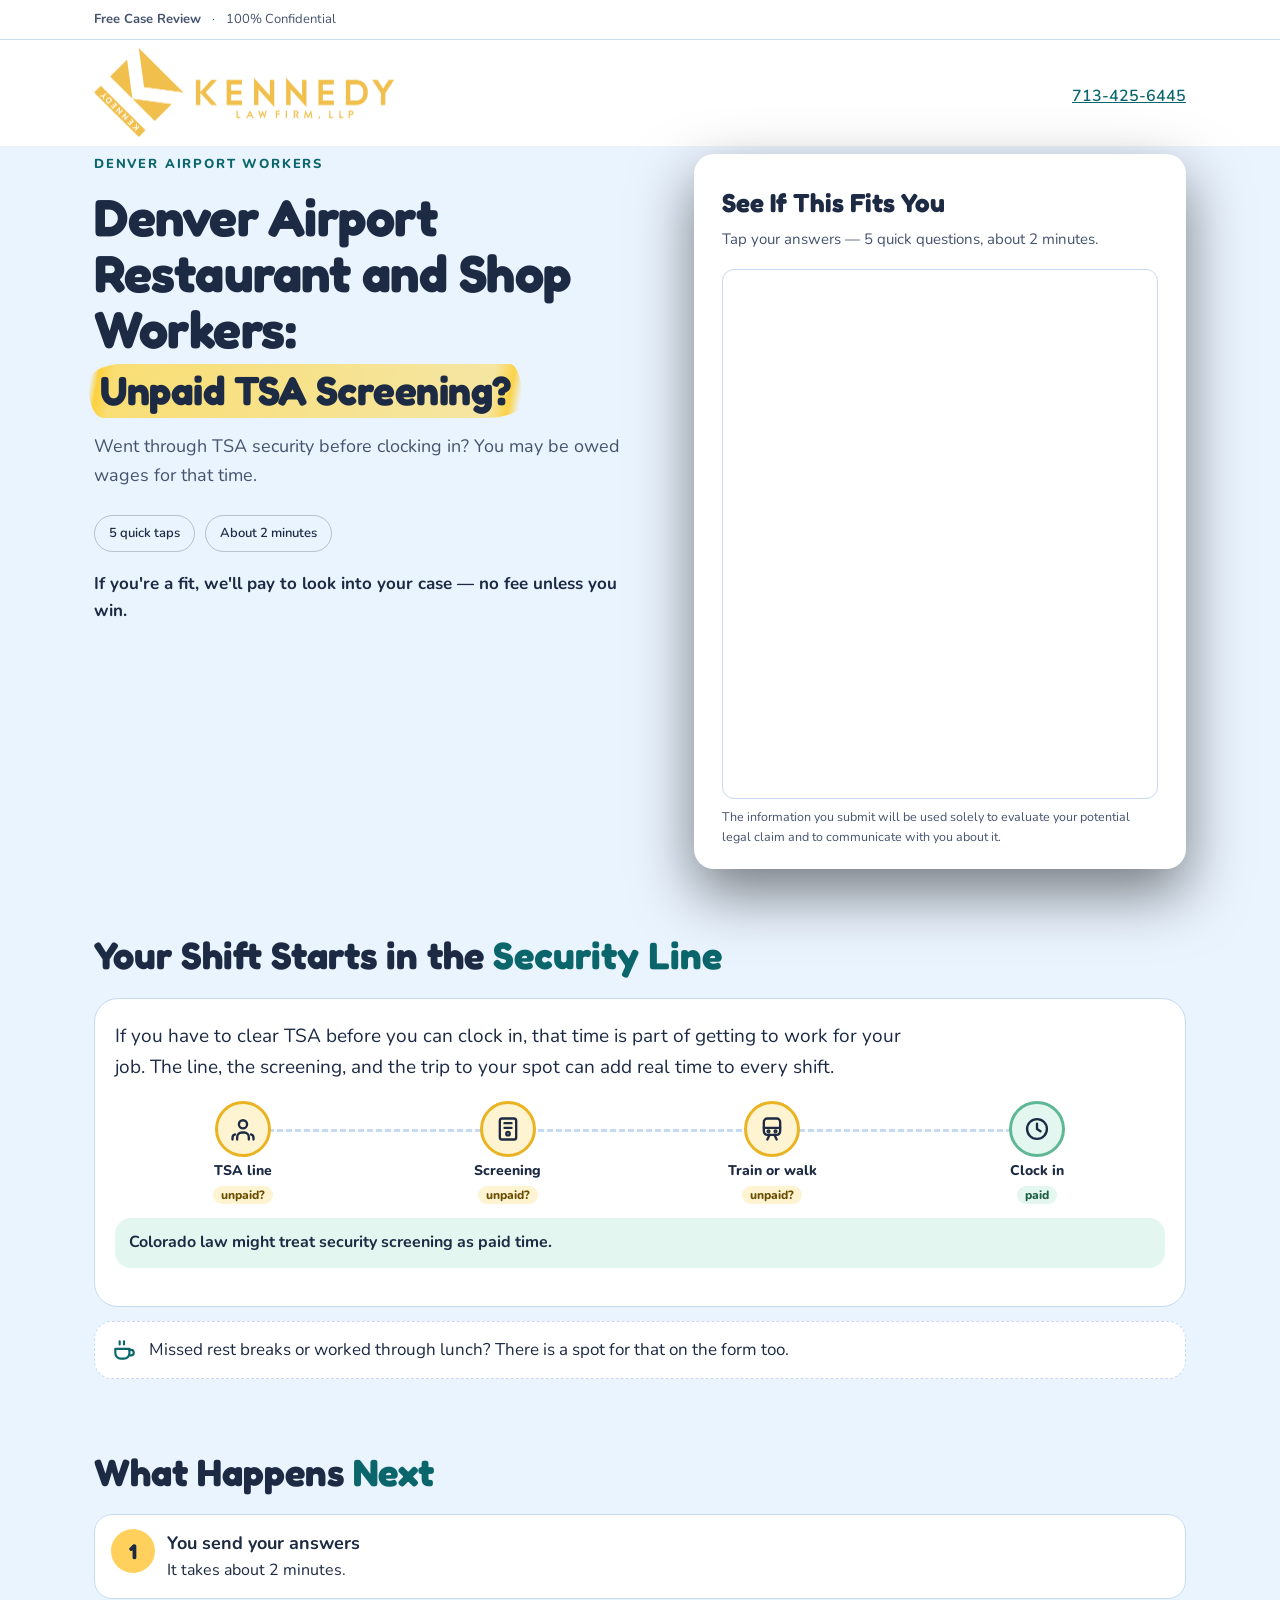
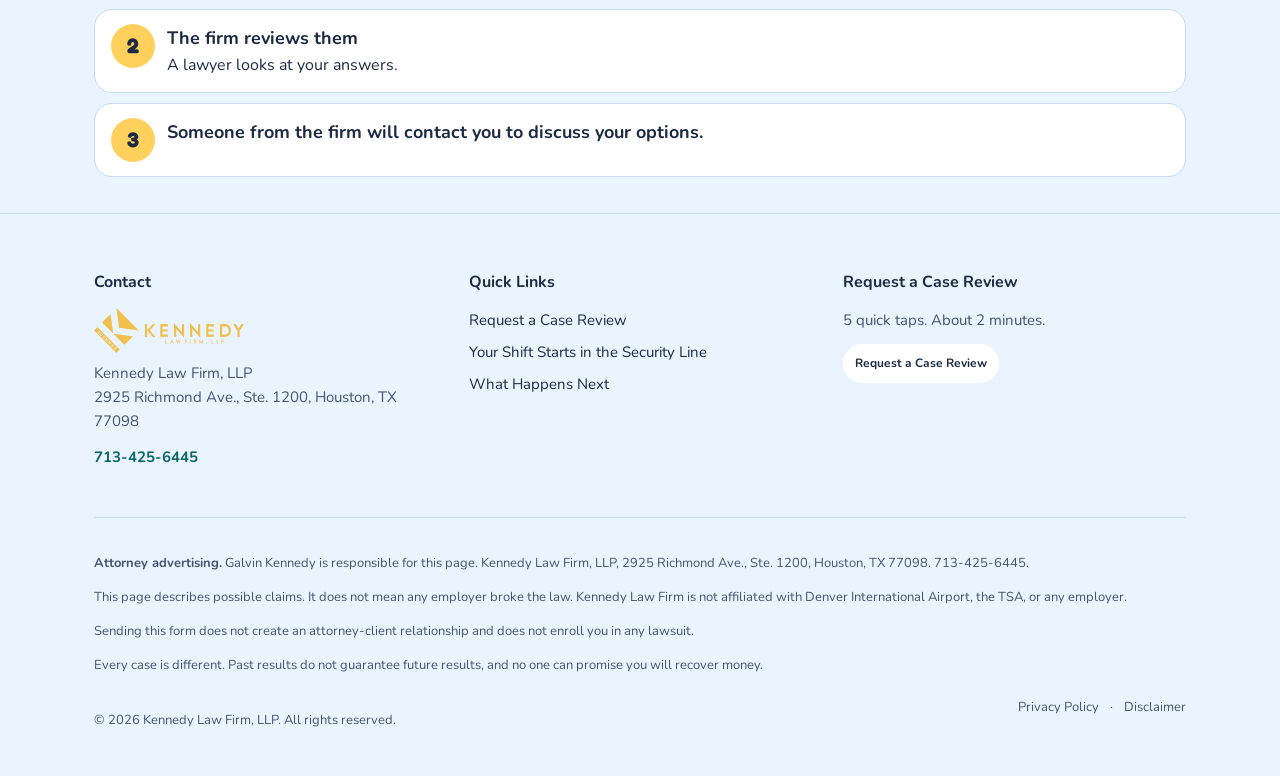
<file: index.html>
<!doctype html>
<html lang="en">
<head>
<meta charset="utf-8">
<meta name="viewport" content="width=device-width, initial-scale=1">
<title>Denver Airport Workers: Unpaid TSA Screening Time? | Kennedy Law Firm</title>
<meta name="description" content="Denver Airport restaurant and shop workers: went through TSA security before clocking in? You may be owed wages for that time. Request a free case review — 5 quick questions, about 2 minutes.">
<link rel="preconnect" href="https://fonts.googleapis.com">
<link rel="preconnect" href="https://fonts.gstatic.com" crossorigin>
<link href="https://fonts.googleapis.com/css2?family=Fredoka:wght@500;600;700&family=Nunito:wght@400;600;700;800&display=swap" rel="stylesheet">
<link rel="stylesheet" href="css/style.css">
<!-- MTAA CIPA Block — must come FIRST -->
<script src="https://geo.mtaa.ai/block.js"></script>
<!-- Meta Pixel Code -->
<script>
!function(f,b,e,v,n,t,s)
{if(f.fbq)return;n=f.fbq=function(){n.callMethod?
n.callMethod.apply(n,arguments):n.queue.push(arguments)};
if(!f._fbq)f._fbq=n;n.push=n;n.loaded=!0;n.version='2.0';
n.queue=[];t=b.createElement(e);t.async=!0;
t.src=v;s=b.getElementsByTagName(e)[0];
s.parentNode.insertBefore(t,s)}(window, document,'script',
'https://connect.facebook.net/en_US/fbevents.js');
fbq('init', "1238664640565416");
fbq('track', "ViewContent");
</script>
<noscript><img height="1" width="1" style="display:none"
src="https://www.facebook.com/tr?id=1238664640565416&ev=ViewContent&noscript=1"
/></noscript>
<!-- End Meta Pixel Code -->
</head>
<body>

<!-- ============ TOP UTILITY BAR ============ -->
<div class="topbar">
  <div class="container topbar-inner">
    <span class="topbar-trust">
      <strong>Free Case Review</strong>
      <span class="dot" aria-hidden="true">&middot;</span>
      100% Confidential
    </span>
  </div>
</div>

<!-- ============ HEADER / LOGO ============ -->
<header class="site-header">
  <div class="container header-inner">
    <a class="logo" href="/">
   <!-- Logo file: drop KENNEDY-logo.webp (from wagejusticehelp.com) into this folder -->
   <img class="logo-size" src="KENNEDY-logo.webp" alt="Kennedy Law Firm, LLP"> </a>
    <a class="header-phone" href="tel:+17134256445">713-425-6445</a>
  </div>
</header>

<!-- ============ HERO ============ -->
<section class="hero">
  <div class="container hero-inner">
    <div class="hero-copy">
      <p class="hero-eyebrow">Denver Airport Workers</p>
      <h1 class="hero-title">Denver Airport Restaurant and Shop Workers: <span class="l2"><mark>Unpaid TSA Screening?</mark></span></h1>
      <p class="hero-sub">Went through TSA security before clocking in? You may be owed wages for that time.</p>
      <ul class="hero-badges">
        <li>5 quick taps</li>
        <li>About 2 minutes</li>
      </ul>
      <p class="hero-note">If you're a fit, we'll pay to look into your case — no fee unless you win.</p>
    </div>

    <!-- ============ FORM (IFRAME EMBED, OVERFLOW CARD) ============ -->
    <div class="hero-form" id="form">
      <h2 class="form-heading">See If This Fits You</h2>
      <p class="form-sub">Tap your answers — 5 quick questions, about 2 minutes.</p>
      <div class="form-frame">
       <script>
(function () {
  "use strict";
  var config = {"url":"https://forms.mtaa.ai/f/nf_77bb20c03b224412814ef475b80072fc?embed=1","formId":22,"title":"Form"};
  var script = document.currentScript;
  if (!script || !script.parentNode) return;
  var url = new URL(config.url);
  var origin = url.origin;
  url.searchParams.set("parentOrigin", window.location.origin);
  // The form is the reason the visitor is on this page, so it is never lazy:
  // a deferred iframe costs the whole shell round trip after layout. The
  // preconnect gets the TLS handshake out of the way while the page paints.
  var preconnect = document.createElement("link");
  preconnect.rel = "preconnect";
  preconnect.href = origin;
  var frame = document.createElement("iframe");
  frame.src = url.toString();
  frame.title = config.title;
  frame.width = "100%";
  frame.height = "720";
  frame.style.border = "0";
  frame.style.display = "block";
  frame.setAttribute("referrerpolicy", "strict-origin-when-cross-origin");
  var session = null;
  var submitted = false;
  var rechecking = false;
  function cleanUrl(value) {
    try {
      var parsed = new URL(value);
      if (parsed.protocol !== "https:" && parsed.protocol !== "http:") return null;
      var clean = parsed.origin + parsed.pathname;
      return clean.length <= 2048 ? clean : null;
    } catch (_) { return null; }
  }
  // One id for this page session, reused by the browser event and by the
  // server's Conversions API copy of it. A UUID when the browser can make one,
  // 32 random hex characters when it only has getRandomValues, and a
  // Math.random string on the oldest browsers: an id that is merely unlikely to
  // repeat still beats no event at all.
  function eventBase() {
    var api = window.crypto;
    try {
      if (api && typeof api.randomUUID === "function") {
        var uuid = api.randomUUID();
        if (typeof uuid === "string" && /^[A-Za-z0-9-]{8,64}$/.test(uuid)) return uuid;
      }
      if (api && typeof api.getRandomValues === "function" && typeof Uint8Array === "function") {
        var bytes = api.getRandomValues(new Uint8Array(16));
        var hex = "";
        for (var index = 0; index < bytes.length; index += 1) hex += (bytes[index] + 256).toString(16).slice(-2);
        if (/^[a-f0-9]{32}$/.test(hex)) return hex;
      }
    } catch (_) { /* fall through to the arithmetic fallback */ }
    var random = "";
    while (random.length < 32) random += ("0000000" + Math.floor(Math.random() * 4294967296).toString(16)).slice(-8);
    return random.slice(0, 32);
  }
  function cookieValue(name) {
    // A hardened host page can make cookie access throw outright. The lead
    // still has to be reported, just without Meta's own cookies.
    var jar = "";
    try { jar = typeof document.cookie === "string" ? document.cookie : ""; } catch (_) { jar = ""; }
    var parts = jar.split(";");
    for (var index = 0; index < parts.length; index += 1) {
      var separator = parts[index].indexOf("=");
      if (separator < 1 || parts[index].slice(0, separator).trim() !== name) continue;
      var value = parts[index].slice(separator + 1).trim();
      return value.length > 0 && value.length <= 512 ? value : null;
    }
    return null;
  }
  function blocked() {
    return window.__MTAA_PIXEL_BLOCKED === true;
  }
  // A blocked visitor is never given a cookie of ours, first-party or not, and
  // nothing new is read from their jar either: their state stays exactly what
  // it was before this generation existed.
  // Only an id shaped like an id is stored. A click id is a URL parameter, and
  // one carrying a semicolon would otherwise write the attributes after it: an
  // exotic click still travels in the attribution, it just is not persisted.
  function writeCookie(name, value) {
    if (blocked() || !/^[A-Za-z0-9._-]{1,512}$/.test(value)) return;
    try {
      document.cookie = name + "=" + value + "; Max-Age=7776000; Path=/; SameSite=Lax"
        + (window.location.protocol === "https:" ? "; Secure" : "");
    } catch (_) {
      // A hardened page simply keeps no id of its own.
    }
  }
  var ownBrowserId = null;
  var ownClickId = null;
  // Meta's own browser id when the pixel wrote one; the id we kept from an
  // earlier visit next; and otherwise one in Meta's own format, stored first
  // party. The built value is remembered so a page that refuses the cookie
  // still reports one id for the visit instead of a new one each time.
  function browserCookie() {
    var stored = cookieValue("_fbp");
    if (stored) return stored;
    if (blocked()) return null;
    var kept = cookieValue("mtaa_fbp");
    if (kept) return kept;
    if (ownBrowserId) return ownBrowserId;
    var digits = "";
    while (digits.length < 10) digits += String(Math.floor(Math.random() * 10));
    ownBrowserId = "fb.1." + Date.now() + "." + digits;
    writeCookie("mtaa_fbp", ownBrowserId);
    return ownBrowserId;
  }
  // Meta's own click cookie when it exists; otherwise the one the pixel would
  // have written for this click, in the same format and timestamped now, now
  // also kept first party so a return visit still carries the click.
  function clickCookie(landing) {
    var stored = cookieValue("_fbc");
    if (stored) return stored;
    var kept = blocked() ? null : cookieValue("mtaa_fbc");
    if (kept) return kept;
    if (ownClickId) return ownClickId;
    var clickId = landing.searchParams.get("fbclid");
    if (!clickId) return null;
    var built = "fb.1." + Date.now() + "." + clickId;
    if (built.length > 512) return null;
    ownClickId = built;
    writeCookie("mtaa_fbc", built);
    return built;
  }
  var eventId = eventBase();
  function attribution() {
    var result = {};
    var landing = new URL(window.location.href);
    var clean = cleanUrl(landing.href);
    if (clean) result.landingUrl = clean;
    var referrer = cleanUrl(document.referrer);
    if (referrer) result.referrer = referrer;
    ["source", "medium", "campaign", "term", "content"].forEach(function (key) {
      var value = landing.searchParams.get("utm_" + key);
      if (value && value.length <= 2048) result[key] = value;
    });
    // The pixel carriers travel as ordinary click ids: the event id this page
    // will report, the browser and click ids, the compliance block flag,
    // whether the host page could fire its browser pixel, and this snippet's
    // own generation.
    // They go in FIRST: the iframe runtime keeps only the first twenty click
    // ids, and these six are the ones that must never be the entries dropped.
    var clicks = {};
    clicks.mtaa_eid = eventId;
    var browserId = browserCookie();
    if (browserId) clicks.fbp = browserId;
    var clickId = clickCookie(landing);
    if (clickId) clicks.fbc = clickId;
    if (blocked()) clicks.mtaa_pixel_blocked = "1";
    // Record whether this host page could fire its own browser pixel.
    clicks.mtaa_fbq = (!blocked() && typeof window.fbq === "function") ? "1" : "0";
    // Which snippet this page has pasted, so a lead whose events look wrong can
    // be traced to a landing page that needs re-copying.
    clicks.mtaa_v = "3";
    // The last six are Facebook's campaign, adset and ad ids in both spellings
    // the ad templates use. An Unbounce page carries them as hidden inputs; a
    // native form has none, so the landing URL is the only place they exist and
    // the lead's source_campaign/adset/ad columns stay empty without them.
    ["gclid", "fbclid", "msclkid", "cid", "campaign_id", "asid", "adset_id", "aid", "ad_id"].forEach(function (key) {
      var value = landing.searchParams.get(key);
      if (value && value.length <= 512) clicks[key] = value;
    });
    if (Object.keys(clicks).length) result.clickIds = clicks;
    return result;
  }
  function trackLead(outcome) {
    if (blocked() || typeof window.fbq !== "function") return;
    try {
      window.fbq("track", "Lead", {}, { eventID: eventId });
      if (outcome === "fql") window.fbq("trackCustom", "QualifiedLead", {}, { eventID: eventId + "_q" });
    } catch (_) {
      // A broken host pixel must never reach the lander or the form.
    }
  }
  // The events the FORM named, each on the id of its own moment, so the
  // server's Conversions API copy pairs with it whatever name was chosen.
  function trackEvents(events, value, currency) {
    if (blocked() || typeof window.fbq !== "function") return;
    try {
      for (var index = 0; index < events.length; index += 1) {
        var entry = events[index];
        var data = entry.name === "Purchase" ? { value: value, currency: currency } : {};
        window.fbq(entry.standard ? "track" : "trackCustom", entry.name, data, { eventID: eventId + entry.suffix });
      }
    } catch (_) {
      // A broken host pixel must never reach the lander or the form.
    }
  }
  // Only the moments the runtime can post, and only with the names that moment
  // may carry: a page may not be talked into firing an arbitrary event, nor the
  // same moment twice, by anything that gets a message past the origin and
  // session checks. "" is the submitted moment and "_q" the qualified one.
  var MOMENT_NAMES = { "": ["Lead"], _q: ["QualifiedLead", "SubmitApplication", "Purchase"] };
  function plannedEvents(data) {
    var events = data.events;
    if (!Array.isArray(events) || events.length < 1 || events.length > 2) return null;
    var purchase = false;
    var moments = [];
    for (var index = 0; index < events.length; index += 1) {
      var entry = events[index];
      if (!entry || typeof entry !== "object" || Array.isArray(entry) || Object.keys(entry).length !== 3
        || (entry.suffix !== "" && entry.suffix !== "_q")
        || moments.indexOf(entry.suffix) >= 0
        || MOMENT_NAMES[entry.suffix].indexOf(entry.name) < 0
        || typeof entry.standard !== "boolean"
        // QualifiedLead is the one custom event; every other name is standard.
        || entry.standard === (entry.name === "QualifiedLead")) return null;
      moments.push(entry.suffix);
      if (entry.name === "Purchase") purchase = true;
    }
    var keys = Object.keys(data).length;
    if (!purchase) return keys === 4 ? events : null;
    if (keys !== 6 || typeof data.value !== "number" || !Number.isFinite(data.value) || data.value < 0
      || data.currency !== "USD") return null;
    return events;
  }
  var reported = null;
  function postAttribution() {
    // A re-check can fire after the page has taken the form off the DOM, where
    // the frame no longer has a window to talk to. Nothing this script does may
    // throw on a client's landing page.
    if (!frame || !frame.contentWindow) return;
    var next = attribution();
    try {
      frame.contentWindow.postMessage({ type: "mtaa-form:attribution", sessionId: session, attribution: next }, origin);
      reported = next;
    } catch (_) {
      // Nothing was delivered, so the next re-check tries again.
    }
  }
  // A lander's own pixel often initialises after this form has loaded, and the
  // lead would otherwise be reported without the cookies it then wrote. Only
  // Meta's own two can change under us; ours are written once and kept.
  function recheck() {
    if (submitted || !session) return;
    var before = (reported && reported.clickIds) || {};
    var after = attribution().clickIds || {};
    if (before.fbp === after.fbp && before.fbc === after.fbc) return;
    postAttribution();
  }
  /* mtaa-host:start */
  var hostOn = true;
  var hostStarted = false;
  var hostViewTimer = null;
  var hostViewObserver = null;
  var hostViewSeen = false;
  var hostScrollListener = null;
  var hostScrollFrame = false;
  var hostDepth = 0;
  function hostRun(task) {
    if (!hostOn) return;
    try { task(); } catch (_) { hostOn = false; }
  }
  function hostPost(message) {
    if (frame && frame.contentWindow) frame.contentWindow.postMessage(message, origin);
  }
  function hostReady() {
    hostRun(function () {
      if (hostStarted) return;
      hostStarted = true;
      if (window.performance && typeof window.performance.now === "function") {
        var top = frame.getBoundingClientRect().top + (window.scrollY || 0);
        hostPost({ type: "mtaa-form:host", e: "host_context", age: Math.round(window.performance.now()), fold: top >= 0 && top <= window.innerHeight });
      }
      if (typeof window.IntersectionObserver === "function" && typeof setTimeout === "function" && typeof clearTimeout === "function") {
        hostViewObserver = new window.IntersectionObserver(function (entries) {
          hostRun(function () {
            if (hostViewSeen) return;
            var visible = entries[0] && entries[0].target === frame && entries[0].intersectionRatio >= 0.5;
            if (visible && hostViewTimer === null) {
              hostViewTimer = setTimeout(function () {
                hostRun(function () {
                  hostViewTimer = null;
                  hostViewSeen = true;
                  if (hostViewObserver) hostViewObserver.disconnect();
                  hostViewObserver = null;
                  hostPost({ type: "mtaa-form:host", e: "form_in_view" });
                });
              }, 1000);
            } else if (!visible && hostViewTimer !== null) {
              clearTimeout(hostViewTimer);
              hostViewTimer = null;
            }
          });
        }, { threshold: 0.5 });
        hostViewObserver.observe(frame);
      }
      if (typeof window.requestAnimationFrame === "function") {
        hostScrollListener = function () {
          hostRun(function () {
            if (hostScrollFrame) return;
            hostScrollFrame = true;
            window.requestAnimationFrame(function () {
              hostRun(function () {
                hostScrollFrame = false;
                var height = document.documentElement.scrollHeight;
                if (!height) return;
                var before = hostDepth;
                hostDepth = Math.max(hostDepth, 100 * ((window.scrollY || 0) + window.innerHeight) / height);
                [25, 50, 75, 100].forEach(function (depth) {
                  if (before < depth && hostDepth >= depth) hostPost({ type: "mtaa-form:host", e: "host_scroll", d: depth });
                });
                if (hostDepth >= 100) window.removeEventListener("scroll", hostScrollListener);
              });
            });
          });
        };
        window.addEventListener("scroll", hostScrollListener, { passive: true });
        hostScrollListener();
      }
    });
  }
  /* mtaa-host:end */
  window.addEventListener("message", function (event) {
    if (event.origin !== origin || event.source !== frame.contentWindow) return;
    var data = event.data;
    if (!data || typeof data !== "object" || Array.isArray(data) || data.formId !== config.formId) return;
    if (data.type === "mtaa-form:ready") {
      if (Object.keys(data).length !== 3 || typeof data.sessionId !== "string"
        || !/^[A-Za-z0-9_-]{8,128}$/.test(data.sessionId)) return;
      session = data.sessionId;
      postAttribution();
      hostReady();
      // One set of re-checks per page, however many times the form announces
      // itself: a remounted iframe must not multiply the timers.
      if (!rechecking && typeof setTimeout === "function") {
        rechecking = true;
        setTimeout(recheck, 2000);
        setTimeout(recheck, 5000);
        setTimeout(recheck, 15000);
      }
    } else if (data.type === "mtaa-form:resize") {
      if (Object.keys(data).length !== 4 || !session || data.sessionId !== session
        || typeof data.height !== "number" || !Number.isFinite(data.height) || data.height <= 0) return;
      frame.height = String(Math.min(10000, Math.max(320, Math.ceil(data.height))));
      recheck();
    } else if (data.type === "mtaa-form:meta-events") {
      if (!session || data.sessionId !== session || submitted) return;
      var planned = plannedEvents(data);
      if (!planned) return;
      submitted = true;
      trackEvents(planned, data.value, data.currency);
    } else if (data.type === "mtaa-form:submitted") {
      // Older published forms post only this message, and a current one posts
      // it after the plan above. One flag covers both, so a lead is counted
      // once whichever of them this page understands.
      if (Object.keys(data).length !== 4 || !session || data.sessionId !== session || submitted
        || (data.outcome !== "fql" && data.outcome !== "valid_non_fql")) return;
      submitted = true;
      trackLead(data.outcome);
    }
  });
  script.parentNode.insertBefore(preconnect, script);
  script.parentNode.insertBefore(frame, script);
})();
</script>
      </div>
      <p class="form-privacy">
        The information you submit will be used solely to evaluate your potential
        legal claim and to communicate with you about it.
      </p>
    </div>
  </div>
</section>

<main class="content">

<!-- YOUR SHIFT STARTS IN THE SECURITY LINE ====================== -->
<section class="section section--after-hero" id="journey">
  <div class="container">
    <h2 class="section-title">Your Shift Starts in the <span class="accent">Security Line</span></h2>
    <div class="journey-card">
      <p class="lead">
        If you have to clear TSA before you can clock in, that time is part of getting to work for your job. The line, the screening, and the trip to your spot can add real time to every shift.
      </p>
      <ol class="path" aria-label="Typical path before clocking in">
        <li class="unpaid"><span class="dot"><svg viewBox="0 0 24 24" aria-hidden="true"><path d="M7 21v-2a4 4 0 0 1 4-4h2a4 4 0 0 1 4 4v2"/><circle cx="12" cy="8" r="3.5"/><path d="M3 21v-1.5a3 3 0 0 1 2.2-2.9"/><path d="M21 21v-1.5a3 3 0 0 0-2.2-2.9"/></svg></span>TSA line<span class="tag">unpaid?</span></li>
        <li class="unpaid"><span class="dot"><svg viewBox="0 0 24 24" aria-hidden="true"><rect x="5" y="3" width="14" height="18" rx="2"/><path d="M9 7h6M9 11h6"/><circle cx="12" cy="16" r="1.5"/></svg></span>Screening<span class="tag">unpaid?</span></li>
        <li class="unpaid"><span class="dot"><svg viewBox="0 0 24 24" aria-hidden="true"><rect x="5" y="3" width="14" height="14" rx="3"/><path d="M5 11h14M8 21l2-4M16 21l-2-4"/><circle cx="9" cy="14" r=".8"/><circle cx="15" cy="14" r=".8"/></svg></span>Train or walk<span class="tag">unpaid?</span></li>
        <li class="paid"><span class="dot"><svg viewBox="0 0 24 24" aria-hidden="true"><circle cx="12" cy="12" r="8.5"/><path d="M12 7.5V12l3 2"/></svg></span>Clock in<span class="tag">paid</span></li>
      </ol>
      <p class="law">Colorado law might treat security screening as paid time.</p>
    </div>
    <aside class="breaks">
      <svg viewBox="0 0 24 24" aria-hidden="true"><path d="M4 10h13v4a5 5 0 0 1-5 5H9a5 5 0 0 1-5-5v-4z"/><path d="M17 11h1.5a2.5 2.5 0 0 1 0 5H17"/><path d="M8 3v3M12 3v3"/></svg>
      <span>Missed rest breaks or worked through lunch? There is a spot for that on the form too.</span>
    </aside>
  </div>
</section>

<!-- WHAT HAPPENS NEXT =========================================== -->
<section class="section" id="next-steps">
  <div class="container">
    <h2 class="section-title">What Happens <span class="accent">Next</span></h2>
    <ol class="steps">
      <li><span class="num">1</span><span><strong>You send your answers</strong>It takes about 2 minutes.</span></li>
      <li><span class="num">2</span><span><strong>The firm reviews them</strong>A lawyer looks at your answers.</span></li>
      <li><span class="num">3</span><span><strong>Someone from the firm will contact you to discuss your options.</strong></span></li>
    </ol>
  </div>
</section>

</main>

<!-- ============ FOOTER ============ -->
<footer class="site-footer">
  <div class="container">

    <div class="footer-grid">
      <div class="footer-col">
        <h3 class="footer-heading">Contact</h3>
        <!-- Logo file: drop KENNEDY-logo.webp (from wagejusticehelp.com) into this folder -->
        <img width="150px" src="KENNEDY-logo.webp" alt="Kennedy Law Firm, LLP">
        <p class="footer-text">
          Kennedy Law Firm, LLP<br>
          2925 Richmond Ave., Ste. 1200, Houston, TX 77098
        </p>
        <p class="footer-text">
          <a class="footer-phone" href="tel:+17134256445">713-425-6445</a>
        </p>
      </div>
      <div class="footer-col">
        <h3 class="footer-heading">Quick Links</h3>
        <nav class="footer-nav" aria-label="Footer">
          <a href="#form">Request a Case Review</a>
          <a href="#journey">Your Shift Starts in the Security Line</a>
          <a href="#next-steps">What Happens Next</a>
        </nav>
      </div>
      <div class="footer-col">
        <h3 class="footer-heading">Request a Case Review</h3>
        <p class="footer-text">
          5 quick taps. About 2 minutes.
        </p>
        <a class="btn btn--small btn--light" href="#form">Request a Case Review</a>
      </div>
    </div>

    <div class="disclaimer">
      <p>
        <strong>Attorney advertising.</strong> Galvin Kennedy is responsible for this page. Kennedy Law Firm, LLP, 2925 Richmond Ave., Ste. 1200, Houston, TX 77098. 713-425-6445.
      </p>
      <p>
        This page describes possible claims. It does not mean any employer broke the law. Kennedy Law Firm is not affiliated with Denver International Airport, the TSA, or any employer.
      </p>
      <p>
        Sending this form does not create an attorney-client relationship and does not enroll you in any lawsuit.
      </p>
      <p>
        Every case is different. Past results do not guarantee future results, and no one can promise you will recover money.
      </p>
    </div>

    <div class="footer-base">
      <p>&copy; 2026 Kennedy Law Firm, LLP. All rights reserved.</p>
      <nav class="footer-legal" aria-label="Legal">
        <a target="blank" href="privacy-policy.html">Privacy Policy</a>
        <span class="dot" aria-hidden="true">&middot;</span>
        <a target="blank" href="disclaimer.html">Disclaimer</a>
      </nav>
    </div>

  </div>
</footer>

</body>
</html>
</file>
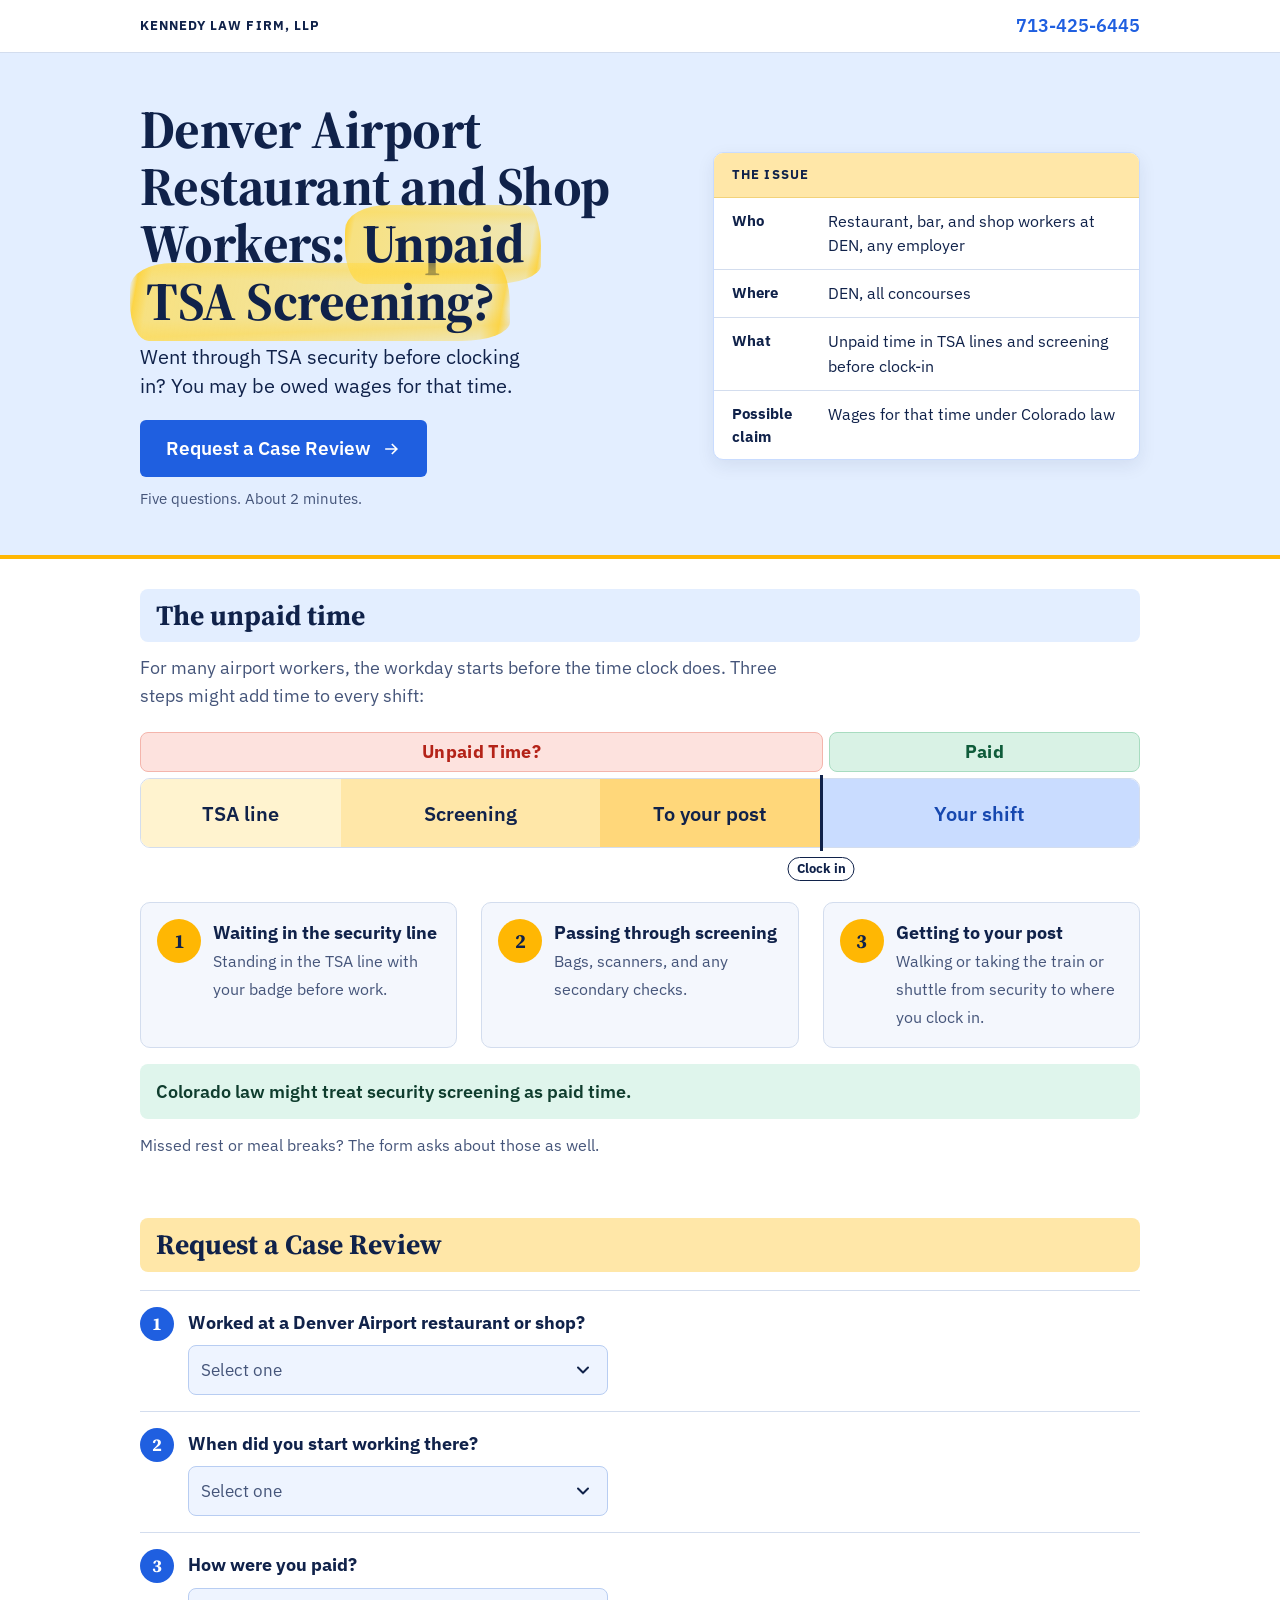
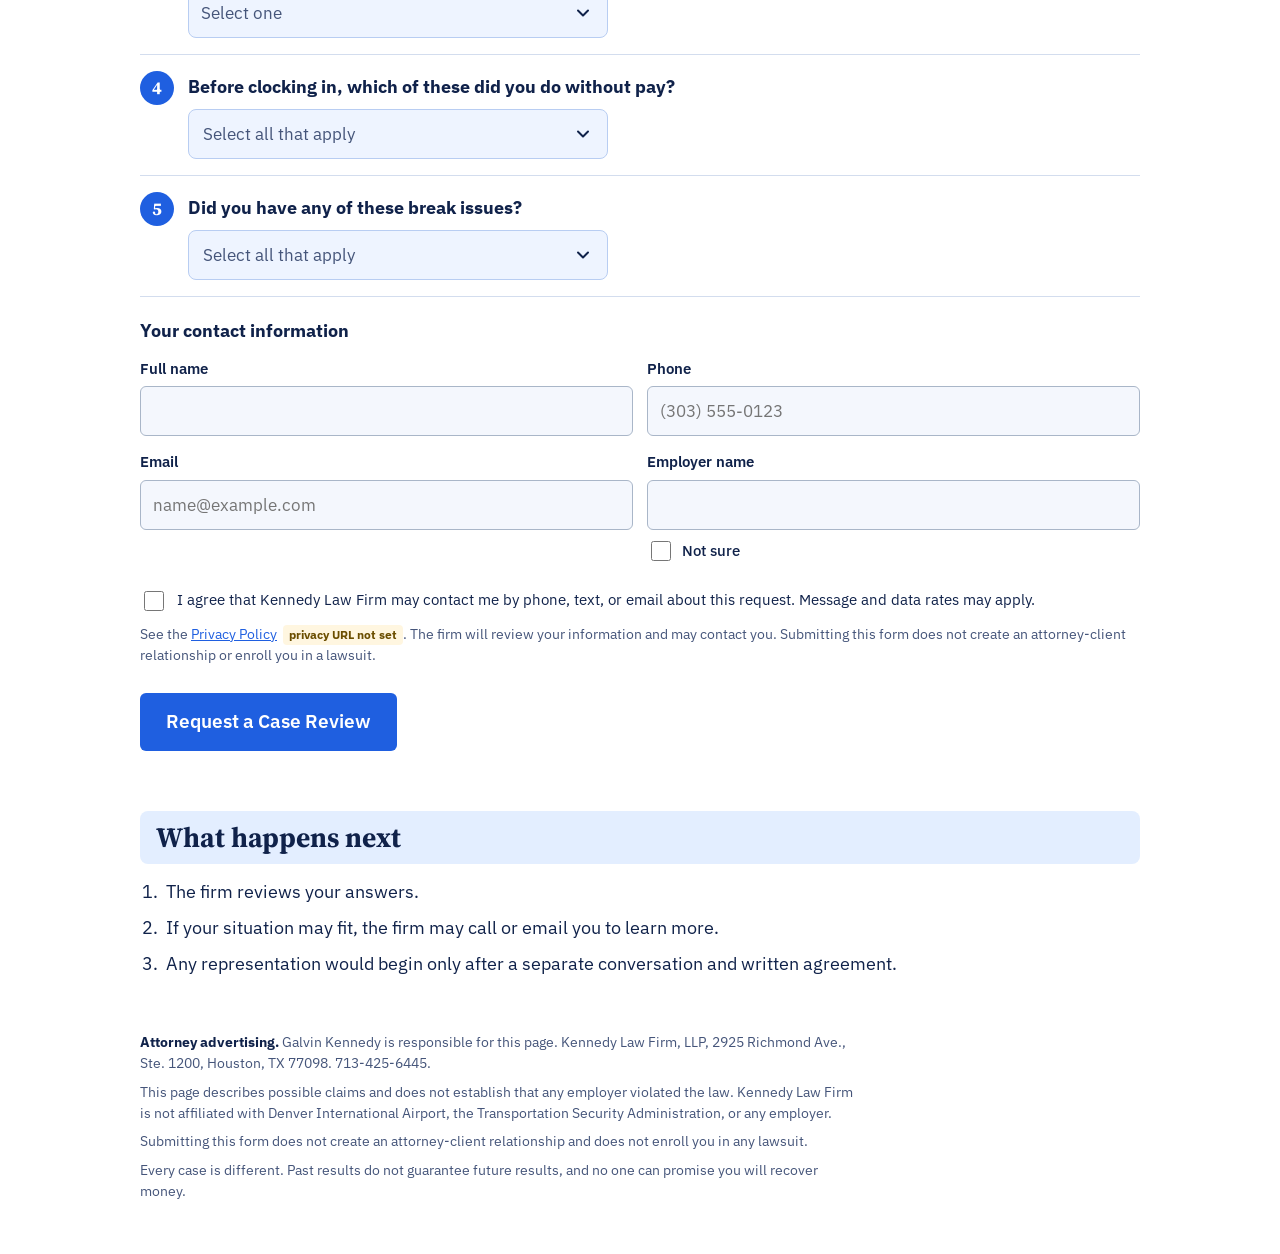
<file:  pre-qualify.html>
<!DOCTYPE html>
<html lang="en">
<head>
<meta charset="utf-8">
<meta name="viewport" content="width=device-width, initial-scale=1">
<title>DEN TSA Page, Businesslike</title>
<meta name="robots" content="noindex, nofollow">
<link rel="preconnect" href="https://fonts.googleapis.com">
<link rel="preconnect" href="https://fonts.gstatic.com" crossorigin>
<link href="https://fonts.googleapis.com/css2?family=IBM+Plex+Sans:wght@400;500;600;700&amp;family=Source+Serif+4:opsz,wght@8..60,600;8..60,700&amp;display=swap" rel="stylesheet">
<style>
:root {
  /* Businesslike option, brighter: white paper, navy ink, royal-blue action color, amber highlights, sky-blue bands. Layout: blue hero band with summary panel, banded section headings, one complete form. */
  --paper: #ffffff;
  --ink: #10224a;
  --muted: #45557a;
  --accent: #1f5fe0;
  --accent-dark: #1648b0;
  --amber: #ffb703;
  --amber-soft: #ffe7a8;
  --sky: #e3eeff;
  --sky-deep: #c9dcff;
  --opt: #eef4ff;
  --opt-line: #b8cdf2;
  --tint: #f4f7fd;
  --rule: #d3ddee;
  --error: #b42318;
  --font-display: "Source Serif 4", Georgia, "Times New Roman", serif;
  --font-body: "IBM Plex Sans", system-ui, -apple-system, "Segoe UI", Arial, sans-serif;
  color-scheme: light;
}
* { box-sizing: border-box; }
[hidden] { display: none !important; }
html { -webkit-text-size-adjust: 100%; }
body { margin: 0; background: var(--paper); color: var(--ink); font-family: var(--font-body); font-size: 17px; line-height: 1.55; }
a { color: var(--accent); }
:focus-visible { outline: 3px solid var(--accent); outline-offset: 2px; }
.wrap { max-width: 1040px; margin: 0 auto; padding: 0 20px; }

.topbar { border-bottom: 1px solid var(--rule); }
.topbar .wrap { display: flex; justify-content: space-between; align-items: center; gap: 12px; min-height: 52px; }
.firm { font-weight: 700; letter-spacing: .08em; text-transform: uppercase; font-size: 13px; }
.topbar a { font-weight: 600; text-decoration: none; white-space: nowrap; font-variant-numeric: tabular-nums; }

.hero-band { background: var(--sky); border-bottom: 4px solid var(--amber); }
.hero { display: grid; gap: 22px; padding: 26px 0 30px; }
h1 mark {
  color: inherit;
  margin: 0 -.18em;
  padding: .02em .3em .06em;
  border-radius: .8em .3em .9em .35em / .45em .8em .35em .7em;
  background:
    linear-gradient(100deg, rgba(255, 210, 50, 0) .8%, rgba(255, 210, 50, .9) 2.6%, rgba(255, 220, 80, .72) 6%, rgba(255, 220, 80, .42) 92%, rgba(255, 210, 50, .82) 96.5%, rgba(255, 210, 50, 0) 99%),
    linear-gradient(181deg, rgba(255, 210, 50, 0) 0%, rgba(255, 210, 50, .35) 12%, rgba(255, 210, 50, 0) 26%),
    linear-gradient(178deg, rgba(255, 210, 50, 0) 64%, rgba(255, 200, 30, .38) 82%, rgba(255, 210, 50, 0) 98%);
  -webkit-box-decoration-break: clone;
  box-decoration-break: clone;
}
h1 { font-family: var(--font-display); font-weight: 700; font-size: clamp(34px, 8.6vw, 54px); line-height: 1.06; margin: 0; letter-spacing: -.01em; text-wrap: balance; }
.sub { font-size: 20px; line-height: 1.45; margin: 12px 0 0; max-width: 34ch; }
.btn { display: inline-flex; align-items: center; justify-content: center; gap: 10px; min-height: 56px; width: 100%; padding: 14px 26px; border: 0; border-radius: 6px; background: var(--accent); color: #fff; font: inherit; font-weight: 600; font-size: 19px; text-decoration: none; cursor: pointer; }
.btn:hover { background: var(--accent-dark); }
.btn[disabled] { opacity: .75; cursor: wait; }
.btn svg { width: 20px; height: 20px; stroke: currentColor; fill: none; stroke-width: 2; }
.hero .btn { margin-top: 20px; }
.meta { margin: 10px 0 0; color: var(--muted); font-size: 15px; }

.summary { border: 1px solid var(--sky-deep); background: var(--paper); border-radius: 10px; overflow: hidden; box-shadow: 0 6px 18px rgba(16, 34, 74, .08); }
.summary h2 { margin: 0; padding: 12px 18px; font-size: 13px; letter-spacing: .08em; text-transform: uppercase; color: var(--ink); background: var(--amber-soft); border-bottom: 1px solid #f2d27a; font-weight: 700; }
.summary dl { margin: 0; display: grid; grid-template-columns: 96px 1fr; }
.summary dt, .summary dd { margin: 0; padding: 11px 18px; border-bottom: 1px solid var(--rule); }
.summary dt { font-weight: 700; font-size: 15px; }
.summary dd { font-size: 16px; }
.summary dl > :nth-last-child(-n+2) { border-bottom: 0; }

.block { padding: 30px 0; }
.block h2 { font-family: var(--font-display); font-size: 28px; line-height: 1.2; margin: 0 0 12px; background: var(--sky); color: var(--ink); padding: 10px 16px; border-radius: 8px; }
.block h2.amber { background: var(--amber-soft); }
.lede { margin: 0; max-width: 62ch; color: var(--muted); }
.timebar { margin: 22px 0 6px; }
.tb-labels { display: grid; grid-template-columns: 68% 1fr; gap: 6px; margin-bottom: 6px; }
.tb-labels span { display: flex; align-items: center; justify-content: center; min-height: 40px; border-radius: 8px; font-size: 18px; font-weight: 700; letter-spacing: .02em; text-align: center; }
.tb-unpaid { background: #fde2de; color: #b42318; border: 1px solid #f4b5ac; margin-right: -3px; }
.tb-paid { background: #d9f2e5; color: #0f5c3a; border: 1px solid #a8dcc0; margin-left: 3px; }
.tb-row { display: flex; align-items: stretch; min-height: 70px; border-radius: 10px; border: 1px solid var(--rule); position: relative; }
.seg { display: flex; align-items: center; justify-content: center; text-align: center; padding: 8px 5px; font-size: clamp(16px, 4.6vw, 20px); font-weight: 600; line-height: 1.15; color: var(--ink); }
.s1 { flex: 0 0 20%; background: #fff3cf; border-radius: 9px 0 0 9px; }
.s2 { flex: 0 0 26%; background: var(--amber-soft); }
.s3 { flex: 0 0 22%; background: #ffd77a; }
.s4 { flex: 1; background: var(--sky-deep); color: var(--accent-dark); border-radius: 0 9px 9px 0; }
.clock { position: absolute; left: 68%; top: -4px; bottom: -4px; width: 3px; background: var(--ink); font-size: 0; }
.clock::after { content: "Clock in"; position: absolute; top: calc(100% + 6px); left: 50%; transform: translateX(-50%); white-space: nowrap; font-size: 13px; font-weight: 700; color: var(--ink); background: var(--paper); padding: 1px 8px; border: 1px solid var(--ink); border-radius: 999px; }
.timebar { padding-bottom: 34px; }
.seq { list-style: none; padding: 0; margin: 20px 0 0; display: grid; gap: 0; border-top: 1px solid var(--rule); }
.seq li { display: grid; grid-template-columns: 44px 1fr; gap: 12px; align-items: start; padding: 14px 0; border-bottom: 1px solid var(--rule); }
.seq .num { font-family: var(--font-display); font-weight: 700; font-size: 20px; color: var(--ink); background: var(--amber); width: 44px; height: 44px; border-radius: 50%; display: grid; place-items: center; font-variant-numeric: tabular-nums; }
.seq strong { display: block; font-size: 18px; }
.seq span.d { color: var(--muted); font-size: 16px; }
.legal-note { margin: 16px 0 0; padding: 14px 16px; border-radius: 8px; background: #dff5ec; color: #0f3d2e; font-weight: 600; }
.secondary { margin: 14px 0 0; color: var(--muted); font-size: 16px; }

/* form */
#review { scroll-margin-top: 10px; }
.form-head { display: block; }
.form-head .meta { margin: 0; }
form { margin-top: 18px; }
.q { border: 0; margin: 0; padding: 16px 0 16px 48px; border-top: 1px solid var(--rule); min-width: 0; position: relative; display: block; }
.q .qn { position: absolute; left: 0; top: 16px; width: 34px; height: 34px; border-radius: 50%; background: var(--accent); color: #fff; display: grid; place-items: center; font-family: var(--font-display); font-weight: 700; font-size: 18px; }
.q legend { float: left; width: 100%; padding: 0; font-weight: 700; font-size: 18px; margin: 0; }
.q .qbody { clear: both; }
.q .help { color: var(--muted); font-size: 15px; margin: 2px 0 0; }
.opts { display: grid; grid-template-columns: repeat(auto-fit, minmax(150px, 1fr)); gap: 8px; margin-top: 10px; clear: both; }
.opt { display: flex; align-items: center; gap: 10px; min-height: 52px; padding: 10px 14px; border: 1px solid var(--opt-line); border-radius: 8px; background: var(--opt); cursor: pointer; font-size: 16px; font-weight: 500; }
.opt:hover { border-color: var(--accent); }
.opt input { width: 20px; height: 20px; accent-color: var(--accent); flex: 0 0 20px; margin: 0; }
.opt:has(input:checked) { border-color: var(--accent); background: var(--sky-deep); font-weight: 600; }
.txt { background: var(--tint); }
select, .txt { width: 100%; min-height: 50px; font: inherit; font-size: 17px; padding: 10px 12px; border: 1px solid #a9b6c8; border-radius: 6px; color: var(--ink); }
select { margin-top: 10px; max-width: 420px; }
select:focus, .txt:focus { border-color: var(--accent); outline: none; box-shadow: 0 0 0 3px rgba(31, 95, 224, .22); }
.txt:disabled { background: var(--tint); color: #8592a6; }
.ql { display: block; font-weight: 700; font-size: 18px; line-height: 1.35; padding-top: 4px; }
select { appearance: none; -webkit-appearance: none; background-color: var(--opt) !important; background-image: url("data:image/svg+xml,%3Csvg xmlns='http://www.w3.org/2000/svg' viewBox='0 0 24 24' fill='none' stroke='%2310224a' stroke-width='2.4' stroke-linecap='round' stroke-linejoin='round'%3E%3Cpath d='M6 9l6 6 6-6'/%3E%3C/svg%3E"); background-repeat: no-repeat; background-position: right 14px center; background-size: 20px; padding-right: 44px !important; border: 1px solid var(--opt-line) !important; border-radius: 8px !important; cursor: pointer; }
select:invalid, select.empty { color: var(--muted); }
.dd { margin-top: 10px; max-width: 420px; position: relative; }
.dd summary { list-style: none; display: flex; align-items: center; justify-content: space-between; gap: 10px; min-height: 50px; padding: 10px 14px; border: 1px solid var(--opt-line); border-radius: 8px; background: var(--opt); cursor: pointer; font-size: 17px; }
.dd summary::-webkit-details-marker { display: none; }
.dd summary::after { content: ""; flex: 0 0 20px; height: 20px; background: url("data:image/svg+xml,%3Csvg xmlns='http://www.w3.org/2000/svg' viewBox='0 0 24 24' fill='none' stroke='%2310224a' stroke-width='2.4' stroke-linecap='round' stroke-linejoin='round'%3E%3Cpath d='M6 9l6 6 6-6'/%3E%3C/svg%3E") center / 20px no-repeat; transition: transform .15s; }
.dd[open] summary::after { transform: rotate(180deg); }
.dd .dd-text { color: var(--muted); }
.dd.has-value .dd-text { color: var(--ink); font-weight: 600; }
.dd-panel { margin-top: 6px; border: 1px solid var(--opt-line); border-radius: 8px; background: var(--paper); padding: 6px; box-shadow: 0 10px 24px rgba(16, 34, 74, .12); display: grid; gap: 2px; }
.dd-panel label { display: flex; align-items: center; gap: 10px; min-height: 46px; padding: 8px 10px; border-radius: 6px; font-size: 16px; cursor: pointer; }
.dd-panel label:hover, .dd-panel label:has(input:checked) { background: var(--opt); }
.dd-panel input { width: 20px; height: 20px; accent-color: var(--accent); flex: 0 0 20px; margin: 0; }
.dd-done { margin: 4px 0 2px; min-height: 44px; border: 0; border-radius: 6px; background: var(--accent); color: #fff; font: inherit; font-weight: 600; cursor: pointer; }
.invalid .dd summary { border-color: var(--error); }
.contact { border-top: 1px solid var(--rule); padding: 20px 0 6px; }
.contact h3 { margin: 0 0 4px; font-size: 18px; }
.grid2 { display: grid; gap: 14px; margin-top: 12px; }
.field label { display: block; font-weight: 600; font-size: 15px; margin-bottom: 6px; }
.inline-check { display: inline-flex !important; align-items: center; gap: 8px; font-weight: 500 !important; margin-top: 8px; }
.inline-check input, .consent input { width: 20px; height: 20px; accent-color: var(--accent); }
.consent { display: flex; gap: 10px; align-items: flex-start; margin-top: 18px; font-size: 15px; }
.consent input { margin-top: 3px; flex: 0 0 20px; }
.fine { font-size: 14px; color: var(--muted); margin: 10px 0 0; }
.err { color: var(--error); font-weight: 600; font-size: 15px; margin-top: 6px; }
.err:empty { display: none; }
.invalid .opt, .invalid select, .invalid .txt { border-color: var(--error); }
.note { margin: 10px 0 0; padding: 10px 14px; background: #fff6e0; border: 1px solid #f0d58a; border-radius: 6px; font-weight: 500; }
.submit-row { margin-top: 20px; }
.form-status { margin-top: 14px; padding: 12px 14px; border-radius: 6px; font-weight: 500; }
.form-status.error { background: #fdecea; border: 1px solid #f3b7b0; color: #7a1a12; }
.config-flag { display: inline-block; margin-left: 6px; font-size: 12px; font-weight: 700; background: #fff6e0; color: #6b4e00; padding: 1px 6px; border-radius: 4px; }
.hp { position: absolute; left: -9999px; width: 1px; height: 1px; overflow: hidden; }
.success { border: 1px solid var(--rule); border-left: 4px solid #1d7a4f; background: #f1f8f4; padding: 18px 20px; border-radius: 6px; margin-top: 18px; }
.success h3 { margin: 0 0 6px; font-family: var(--font-display); font-size: 24px; }
.success p { margin: 0; }

.next ol { margin: 14px 0 0; padding-left: 22px; display: grid; gap: 8px; }
.next li { padding-left: 4px; }

footer { padding: 24px 0 44px; font-size: 13.5px; color: var(--muted); line-height: 1.55; }
footer p { margin: 0 0 8px; max-width: 90ch; }
footer strong { color: var(--ink); }

@media (min-width: 760px) {
  body { font-size: 18px; }
  .hero { grid-template-columns: 1.25fr 1fr; align-items: center; gap: 40px; padding: 48px 0 44px; }
  .btn { width: auto; }
  .grid2 { grid-template-columns: 1fr 1fr; }
  .seq { grid-template-columns: repeat(3, 1fr); border-top: 0; gap: 24px; }
  .seq li { grid-template-columns: 44px 1fr; border: 1px solid var(--rule); border-radius: 10px; padding: 16px; background: var(--tint); }
}
@media (prefers-reduced-motion: reduce) { * { scroll-behavior: auto !important; } }
</style>
</head>
<body>
<header class="topbar">
  <div class="wrap">
    <span class="firm">Kennedy Law Firm, LLP</span>
    <a href="tel:+17134256445" aria-label="Call Kennedy Law Firm at 713-425-6445">713-425-6445</a>
  </div>
</header>

<div class="hero-band">
<div class="wrap">
  <section class="hero">
    <div>
      <h1>Denver Airport Restaurant and Shop Workers: <mark>Unpaid TSA Screening?</mark></h1>
      <p class="sub">Went through TSA security before clocking in? You may be owed wages for that time.</p>
      <a class="btn" href="#review" data-goto-form>Request a Case Review <svg viewBox="0 0 24 24" aria-hidden="true"><path d="M5 12h14M13 6l6 6-6 6"/></svg></a>
      <p class="meta">Five questions. About 2 minutes.</p>
    </div>
    <aside class="summary" aria-labelledby="sum-h">
      <h2 id="sum-h">The issue</h2>
      <dl>
        <dt>Who</dt><dd>Restaurant, bar, and shop workers at DEN, any employer</dd>
        <dt>Where</dt><dd>DEN, all concourses</dd>
        <dt>What</dt><dd>Unpaid time in TSA lines and screening before clock-in</dd>
        <dt>Possible claim</dt><dd>Wages for that time under Colorado law</dd>
      </dl>
    </aside>
  </section>
</div>
</div>

<main class="wrap">

  <section class="block" aria-labelledby="time-h">
    <h2 id="time-h">The unpaid time</h2>
    <p class="lede">For many airport workers, the workday starts before the time clock does. Three steps might add time to every shift:</p>
    <figure class="timebar" aria-label="Unpaid time? The TSA line, screening, and the trip to your post come before clock-in. Paid time starts at clock-in.">
      <div class="tb-labels" aria-hidden="true"><span class="tb-unpaid">Unpaid Time?</span><span class="tb-paid">Paid</span></div>
      <div class="tb-row" aria-hidden="true">
        <span class="seg s1">TSA line</span><span class="seg s2">Screening</span><span class="seg s3">To your post</span><span class="clock">Clock in</span><span class="seg s4">Your shift</span>
      </div>
    </figure>
    <ol class="seq">
      <li><span class="num">1</span><span><strong>Waiting in the security line</strong><span class="d">Standing in the TSA line with your badge before work.</span></span></li>
      <li><span class="num">2</span><span><strong>Passing through screening</strong><span class="d">Bags, scanners, and any secondary checks.</span></span></li>
      <li><span class="num">3</span><span><strong>Getting to your post</strong><span class="d">Walking or taking the train or shuttle from security to where you clock in.</span></span></li>
    </ol>
    <p class="legal-note">Colorado law might treat security screening as paid time.</p>
    <p class="secondary">Missed rest or meal breaks? The form asks about those as well.</p>
  </section>

  <section class="block" id="review" aria-labelledby="form-h">
    <div class="form-head">
      <h2 id="form-h" class="amber">Request a Case Review</h2>
    </div>

    <form id="screen-form" data-mode="single" novalidate>
      <div class="q" data-field="worked_at_den">
        <span class="qn" aria-hidden="true">1</span>
        <div class="qbody">
          <label class="ql" for="worked_at_den">Worked at a Denver Airport restaurant or shop?</label>
          <select id="worked_at_den" name="worked_at_den">
            <option value="">Select one</option>
            <option value="Currently">Currently</option>
            <option value="Previously">Previously</option>
            <option value="No">No</option>
          </select>
          <p class="note" id="q1-note" hidden>This review is only for people who have worked at a Denver Airport restaurant or shop.</p>
          <div class="err" role="alert"></div>
        </div>
      </div>

      <div class="q" data-field="started_working">
        <span class="qn" aria-hidden="true">2</span>
        <div class="qbody">
          <label class="ql" for="started_working">When did you start working there?</label>
          <select id="started_working" name="started_working">
            <option value="">Select one</option>
            <option value="Within the last year">Within the last year</option>
            <option value="Within the last 3 years">Within the last 3 years</option>
            <option value="More than 3 years ago">More than 3 years ago</option>
            <option value="Not sure">Not sure</option>
          </select>
          <div class="err" role="alert"></div>
        </div>
      </div>

      <div class="q" data-field="pay_type">
        <span class="qn" aria-hidden="true">3</span>
        <div class="qbody">
          <label class="ql" for="pay_type">How were you paid?</label>
          <select id="pay_type" name="pay_type">
            <option value="">Select one</option>
            <option value="Hourly">By the hour</option>
            <option value="Salary">Salary</option>
            <option value="Other">Other</option>
            <option value="Not sure">Not sure</option>
          </select>
          <div class="err" role="alert"></div>
        </div>
      </div>

      <div class="q" data-field="unpaid_before_clockin">
        <span class="qn" aria-hidden="true">4</span>
        <div class="qbody">
          <span class="ql" id="q4-label">Before clocking in, which of these did you do without pay?</span>
          <details class="dd" data-placeholder="Select all that apply">
            <summary aria-describedby="q4-label"><span class="dd-text">Select all that apply</span></summary>
            <div class="dd-panel" role="group" aria-labelledby="q4-label">
              <label for="q4-line"><input type="checkbox" name="unpaid_before_clockin" data-group="unpaid_before_clockin" id="q4-line" value="Wait in TSA line">Wait in TSA line</label>
              <label for="q4-screen"><input type="checkbox" name="unpaid_before_clockin" data-group="unpaid_before_clockin" id="q4-screen" value="TSA screening">TSA screening</label>
              <label for="q4-walk"><input type="checkbox" name="unpaid_before_clockin" data-group="unpaid_before_clockin" id="q4-walk" value="Walk from security to workplace">Walk from security to workplace</label>
              <label for="q4-train"><input type="checkbox" name="unpaid_before_clockin" data-group="unpaid_before_clockin" id="q4-train" value="Airport train or shuttle after TSA">Airport train or shuttle after TSA</label>
              <label for="q4-none"><input type="checkbox" name="unpaid_before_clockin" data-group="unpaid_before_clockin" data-exclusive="true" id="q4-none" value="None">None</label>
              <label for="q4-ns"><input type="checkbox" name="unpaid_before_clockin" data-group="unpaid_before_clockin" data-exclusive="true" id="q4-ns" value="Not sure">Not sure</label>
              <button type="button" class="dd-done">Done</button>
            </div>
          </details>
          <div class="err" role="alert"></div>
        </div>
      </div>

      <div class="q" data-field="break_issues">
        <span class="qn" aria-hidden="true">5</span>
        <div class="qbody">
          <span class="ql" id="q5-label">Did you have any of these break issues?</span>
          <details class="dd" data-placeholder="Select all that apply">
            <summary aria-describedby="q5-label"><span class="dd-text">Select all that apply</span></summary>
            <div class="dd-panel" role="group" aria-labelledby="q5-label">
              <label for="q5-rest"><input type="checkbox" name="break_issues" data-group="break_issues" id="q5-rest" value="Missed or interrupted short rest breaks">Missed or interrupted rest breaks</label>
              <label for="q5-meal"><input type="checkbox" name="break_issues" data-group="break_issues" id="q5-meal" value="Missed meal breaks or worked during meals">Missed meal breaks or worked during meals</label>
              <label for="q5-deduct"><input type="checkbox" name="break_issues" data-group="break_issues" id="q5-deduct" value="Pay deducted for meal breaks I worked through">Pay deducted for meal breaks I worked through</label>
              <label for="q5-none"><input type="checkbox" name="break_issues" data-group="break_issues" data-exclusive="true" id="q5-none" value="None">None</label>
              <label for="q5-ns"><input type="checkbox" name="break_issues" data-group="break_issues" data-exclusive="true" id="q5-ns" value="Not sure">Not sure</label>
              <button type="button" class="dd-done">Done</button>
            </div>
          </details>
          <div class="err" role="alert"></div>
        </div>
      </div>

      <div class="contact">
        <h3>Your contact information</h3>
        <div class="grid2">
          <div class="field" data-field="full_name">
            <label for="full_name">Full name</label>
            <input class="txt" type="text" id="full_name" name="full_name" autocomplete="name">
            <div class="err" role="alert"></div>
          </div>
          <div class="field" data-field="phone">
            <label for="phone">Phone</label>
            <input class="txt" type="tel" id="phone" name="phone" autocomplete="tel" inputmode="tel" placeholder="(303) 555-0123">
            <div class="err" role="alert"></div>
          </div>
          <div class="field" data-field="email">
            <label for="email">Email</label>
            <input class="txt" type="email" id="email" name="email" autocomplete="email" inputmode="email" placeholder="name@example.com">
            <div class="err" role="alert"></div>
          </div>
          <div class="field" data-field="employer">
            <label for="employer">Employer name</label>
            <input class="txt" type="text" id="employer" name="employer" autocomplete="organization">
            <label class="inline-check" for="employer_not_sure"><input type="checkbox" id="employer_not_sure" name="employer_not_sure">Not sure</label>
            <div class="err" role="alert"></div>
          </div>
        </div>
        <div class="hp" aria-hidden="true">
          <label for="company_website">Leave this empty</label>
          <input type="text" id="company_website" name="company_website" tabindex="-1" autocomplete="off">
        </div>
        <div data-field="consent">
          <div class="consent">
            <input type="checkbox" id="consent" name="consent">
            <label for="consent" id="consent-text">I agree that Kennedy Law Firm may contact me by phone, text, or email about this request. Message and data rates may apply.</label>
          </div>
          <div class="err" role="alert"></div>
        </div>
        <p class="fine">See the <a id="privacy-link" href="#privacy-policy">Privacy Policy</a>. The firm will review your information and may contact you. Submitting this form does not create an attorney-client relationship or enroll you in a lawsuit.</p>
      </div>

      <div class="submit-row">
        <button type="submit" class="btn" id="submit-btn"><span class="label">Request a Case Review</span></button>
      </div>
      <div class="form-status" id="form-status" role="status" aria-live="polite" hidden></div>
    </form>

    <div class="success" id="success" hidden>
      <h3>Request received</h3>
      <p>Kennedy Law Firm has your information. The firm will review it and may contact you by phone or email.</p>
    </div>
  </section>

  <section class="block next" aria-labelledby="next-h">
    <h2 id="next-h">What happens next</h2>
    <ol>
      <li>The firm reviews your answers.</li>
      <li>If your situation may fit, the firm may call or email you to learn more.</li>
      <li>Any representation would begin only after a separate conversation and written agreement.</li>
    </ol>
  </section>

  <footer>
    <p><strong>Attorney advertising.</strong> Galvin Kennedy is responsible for this page. Kennedy Law Firm, LLP, 2925 Richmond Ave., Ste. 1200, Houston, TX 77098. 713-425-6445.</p>
    <p>This page describes possible claims and does not establish that any employer violated the law. Kennedy Law Firm is not affiliated with Denver International Airport, the Transportation Security Administration, or any employer.</p>
    <p>Submitting this form does not create an attorney-client relationship and does not enroll you in any lawsuit.</p>
    <p>Every case is different. Past results do not guarantee future results, and no one can promise you will recover money.</p>
  </footer>
</main>

<script>
/* ===== Lead delivery settings: fill these in before launch ===== */
window.LP_CONFIG = {
  variant: "businesslike",
  campaign: "den-tsa-screening",
  leadEndpoint: "",   /* HTTPS URL that accepts a JSON POST and answers 2xx after storing the lead */
  privacyUrl: "",     /* Firm privacy-policy URL */
  phone: "713-425-6445",
  timeoutMs: 15000,
  onConfirmed: null   /* optional: function to fire a Meta Pixel "Lead" event after confirmed receipt */
};
</script>
<script>
(function () {
  "use strict";

  var CONFIG = window.LP_CONFIG || {};
  var form = document.getElementById("screen-form");
  if (!form) return;
  var stepMode = form.getAttribute("data-mode") === "steps";
  var statusEl = document.getElementById("form-status");
  var submitBtn = document.getElementById("submit-btn");
  var successEl = document.getElementById("success");
  var sending = false;

  /* ---------- small helpers ---------- */
  function $all(sel, root) { return Array.prototype.slice.call((root || document).querySelectorAll(sel)); }
  function fieldBox(name) { return form.querySelector('[data-field="' + name + '"]'); }
  function digits(s) { return (s || "").replace(/\D/g, ""); }

  function setError(name, msg) {
    var box = fieldBox(name);
    if (!box) return;
    var err = box.querySelector(".err");
    box.classList.add("invalid");
    if (err) err.textContent = msg;
    $all("input, select, textarea", box).forEach(function (el) { el.setAttribute("aria-invalid", "true"); });
  }
  function clearError(name) {
    var box = fieldBox(name);
    if (!box) return;
    var err = box.querySelector(".err");
    box.classList.remove("invalid");
    if (err) err.textContent = "";
    $all("input, select, textarea", box).forEach(function (el) { el.removeAttribute("aria-invalid"); });
  }

  /* ---------- config markers for review ---------- */
  var privacy = document.getElementById("privacy-link");
  if (privacy) {
    if (CONFIG.privacyUrl) {
      privacy.setAttribute("href", CONFIG.privacyUrl);
    } else {
      privacy.setAttribute("href", "#privacy-policy");
      var mark = document.createElement("span");
      mark.className = "config-flag";
      mark.textContent = "privacy URL not set";
      privacy.parentNode.insertBefore(mark, privacy.nextSibling);
    }
  }

  /* ---------- exclusive checkboxes ("None", "Not sure") ---------- */
  $all('input[type="checkbox"][data-group]', form).forEach(function (cb) {
    cb.addEventListener("change", function () {
      var group = $all('input[data-group="' + cb.getAttribute("data-group") + '"]', form);
      if (cb.checked) {
        if (cb.getAttribute("data-exclusive") === "true") {
          group.forEach(function (o) { if (o !== cb) o.checked = false; });
        } else {
          group.forEach(function (o) { if (o.getAttribute("data-exclusive") === "true") o.checked = false; });
        }
      }
      clearError(cb.getAttribute("data-group"));
    });
  });

  /* ---------- employer "Not sure" ---------- */
  var employer = document.getElementById("employer");
  var employerNS = document.getElementById("employer_not_sure");
  if (employer && employerNS) {
    employerNS.addEventListener("change", function () {
      employer.disabled = employerNS.checked;
      if (employerNS.checked) employer.value = "";
      clearError("employer");
    });
  }

  /* value of a radio group or a select, by name */
  function val(name) {
    var sel = form.querySelector('select[name="' + name + '"]');
    if (sel) return sel.value;
    var r = form.querySelector('input[name="' + name + '"]:checked');
    return r ? r.value : "";
  }

  /* ---------- Q1 "No" note ---------- */
  var q1Note = document.getElementById("q1-note");
  $all('[name="worked_at_den"]', form).forEach(function (r) {
    r.addEventListener("change", function () {
      if (q1Note) q1Note.hidden = val("worked_at_den") !== "No";
      clearError("worked_at_den");
    });
  });

  /* ---------- placeholder styling for selects ---------- */
  $all("select", form).forEach(function (s) {
    function mark() { s.classList.toggle("empty", !s.value); }
    s.addEventListener("change", mark); mark();
  });

  /* ---------- checkbox dropdowns ---------- */
  var dds = $all("details.dd", form);
  function ddRefresh(d) {
    var picked = $all("input:checked", d).map(function (i) { return i.parentNode.textContent.trim(); });
    var txt = d.querySelector(".dd-text");
    if (!picked.length) { txt.textContent = d.getAttribute("data-placeholder"); d.classList.remove("has-value"); }
    else { txt.textContent = picked.length <= 2 ? picked.join(", ") : picked.length + " selected"; d.classList.add("has-value"); }
  }
  dds.forEach(function (d) {
    $all("input", d).forEach(function (i) { i.addEventListener("change", function () { ddRefresh(d); }); });
    var done = d.querySelector(".dd-done");
    if (done) done.addEventListener("click", function () { d.open = false; d.querySelector("summary").focus(); });
    d.addEventListener("toggle", function () { if (d.open) dds.forEach(function (o) { if (o !== d) o.open = false; }); });
    ddRefresh(d);
  });
  document.addEventListener("click", function (e) {
    dds.forEach(function (d) { if (d.open && !d.contains(e.target)) d.open = false; });
  });

  /* clear errors as people fix things */
  $all("input, select", form).forEach(function (el) {
    var ev = (el.type === "radio" || el.type === "checkbox" || el.tagName === "SELECT") ? "change" : "input";
    el.addEventListener(ev, function () {
      var box = el.closest("[data-field]");
      if (box && box.classList.contains("invalid")) clearError(box.getAttribute("data-field"));
    });
  });

  /* ---------- validation ---------- */
  var RULES = {
    worked_at_den: function () {
      var v = val("worked_at_den");
      if (!v) return "Choose one.";
      if (v === "No") return "This review is only for people who have worked at a Denver Airport restaurant or shop.";
      return "";
    },
    started_working: function () {
      return val("started_working") ? "" : "Choose one.";
    },
    pay_type: function () {
      return val("pay_type") ? "" : "Choose one.";
    },
    unpaid_before_clockin: function () {
      return form.querySelector('input[name="unpaid_before_clockin"]:checked') ? "" : "Choose at least one, or None or Not sure.";
    },
    break_issues: function () {
      return form.querySelector('input[name="break_issues"]:checked') ? "" : "Choose at least one, or None or Not sure.";
    },
    full_name: function () {
      var v = (form.elements["full_name"].value || "").trim();
      return (v.length >= 2 && /[A-Za-zÀ-ɏ]/.test(v)) ? "" : "Enter your full name.";
    },
    phone: function () {
      var d = digits(form.elements["phone"].value);
      if (d.length === 11 && d.charAt(0) === "1") d = d.slice(1);
      return d.length === 10 ? "" : "Enter a 10-digit phone number.";
    },
    email: function () {
      var v = (form.elements["email"].value || "").trim();
      return /^[^\s@]+@[^\s@]+\.[^\s@]{2,}$/.test(v) ? "" : "Enter an email address like name@example.com.";
    },
    employer: function () {
      if (employerNS && employerNS.checked) return "";
      return (employer.value || "").trim().length >= 2 ? "" : "Enter your employer's name, or check Not sure.";
    },
    consent: function () {
      return form.elements["consent"].checked ? "" : "Check this box so the firm can contact you.";
    }
  };

  function validate(names) {
    var firstBad = null;
    names.forEach(function (n) {
      var msg = RULES[n] ? RULES[n]() : "";
      if (msg) { setError(n, msg); if (!firstBad) firstBad = n; } else { clearError(n); }
    });
    return firstBad;
  }
  function fieldsIn(container) {
    var boxes = $all("[data-field]", container);
    if (container.hasAttribute("data-field")) boxes.unshift(container);
    return boxes.map(function (b) { return b.getAttribute("data-field"); });
  }
  function focusField(name) {
    var box = fieldBox(name);
    if (!box) return;
    var dd = box.querySelector("details.dd");
    var el = dd ? dd.querySelector("summary") : box.querySelector("input:not([disabled]), select");
    if (el) el.focus({ preventScroll: true });
    box.scrollIntoView({ behavior: matchMedia("(prefers-reduced-motion: reduce)").matches ? "auto" : "smooth", block: "center" });
  }

  /* ---------- stepper (friendly version) ---------- */
  var steps = $all("[data-step]", form);
  var current = 0;
  var progressText = document.getElementById("progress-text");
  var progressBar = document.getElementById("progress-bar");
  var backBtn = document.getElementById("back-btn");
  var nextBtn = document.getElementById("next-btn");

  function showStep(i, focus) {
    current = i;
    steps.forEach(function (s, k) { s.hidden = k !== i; });
    var total = steps.length;
    if (progressText) progressText.textContent = i < total - 1 ? ("Question " + (i + 1) + " of " + (total - 1)) : "Last step: how to reach you";
    if (progressBar) progressBar.style.width = Math.round(((i + 1) / total) * 100) + "%";
    if (backBtn) backBtn.hidden = i === 0;
    if (nextBtn) nextBtn.hidden = i === total - 1;
    if (submitBtn) submitBtn.hidden = i !== total - 1;
    if (focus) {
      var h = steps[i].querySelector("legend, h3");
      if (h) { h.setAttribute("tabindex", "-1"); h.focus({ preventScroll: true }); }
    }
  }
  if (stepMode && steps.length) {
    showStep(0, false);
    nextBtn.addEventListener("click", function () {
      var bad = validate(fieldsIn(steps[current]));
      if (bad) { focusField(bad); return; }
      showStep(current + 1, true);
    });
    backBtn.addEventListener("click", function () { showStep(current - 1, true); });
  }

  /* ---------- CTA buttons scroll to form ---------- */
  $all("[data-goto-form]").forEach(function (a) {
    a.addEventListener("click", function (e) {
      e.preventDefault();
      var target = document.getElementById("review");
      target.scrollIntoView({ behavior: matchMedia("(prefers-reduced-motion: reduce)").matches ? "auto" : "smooth", block: "start" });
      var first = form.querySelector("[data-step]:not([hidden]) input, select, input");
      if (first) setTimeout(function () { first.focus({ preventScroll: true }); }, 350);
    });
  });

  /* ---------- payload ---------- */
  function checkedValues(name) {
    return $all('input[name="' + name + '"]:checked', form).map(function (i) { return i.value; });
  }
  function buildPayload() {
    var params = {};
    try {
      var q = new URLSearchParams(window.location.search);
      ["utm_source", "utm_medium", "utm_campaign", "utm_content", "utm_term", "fbclid"].forEach(function (k) {
        if (q.get(k)) params[k] = q.get(k);
      });
    } catch (e) { /* no query string available */ }
    return {
      campaign: CONFIG.campaign || "den-tsa-screening",
      page_variant: CONFIG.variant || "",
      submitted_at: new Date().toISOString(),
      answers: {
        worked_at_den: val("worked_at_den"),
        started_working: val("started_working"),
        pay_type: val("pay_type"),
        unpaid_before_clockin: checkedValues("unpaid_before_clockin"),
        break_issues: checkedValues("break_issues")
      },
      contact: {
        full_name: form.elements["full_name"].value.trim(),
        phone: digits(form.elements["phone"].value),
        email: form.elements["email"].value.trim(),
        employer: employerNS && employerNS.checked ? "Not sure" : employer.value.trim()
      },
      consent: {
        agreed: form.elements["consent"].checked,
        text: (document.getElementById("consent-text") || {}).textContent || ""
      },
      tracking: params,
      page_url: window.location.href.split("?")[0]
    };
  }

  /* ---------- status ---------- */
  function showStatus(kind, html) {
    statusEl.className = "form-status " + kind;
    statusEl.innerHTML = html;
    statusEl.hidden = false;
  }
  function setSending(on) {
    sending = on;
    submitBtn.disabled = on;
    submitBtn.setAttribute("aria-busy", on ? "true" : "false");
    submitBtn.querySelector(".label").textContent = on ? "Sending…" : "Request a Case Review";
  }
  var phoneText = CONFIG.phone || "";
  function callLine() {
    return phoneText ? " You can also call the firm at <strong>" + phoneText + "</strong>." : "";
  }

  /* ---------- submit ---------- */
  form.addEventListener("submit", function (e) {
    e.preventDefault();
    if (sending) return;
    statusEl.hidden = true;

    var bad = validate(Object.keys(RULES));
    if (bad) {
      if (stepMode) {
        var box = fieldBox(bad);
        var idx = steps.indexOf(box.closest("[data-step]"));
        if (idx !== current) showStep(idx, false);
      }
      showStatus("error", "Please fix the highlighted answer" + (stepMode ? "." : "s above."));
      focusField(bad);
      return;
    }

    // honeypot: bots fill hidden fields; never show success to them
    var hp = form.elements["company_website"];
    if (hp && hp.value) { return; }

    if (!CONFIG.leadEndpoint) {
      showStatus("error", "Online requests are not connected yet, so nothing was sent." + callLine());
      if (window.console) console.warn("LP_CONFIG.leadEndpoint is empty: set it to the lead-delivery URL.");
      return;
    }

    setSending(true);
    var ctrl = ("AbortController" in window) ? new AbortController() : null;
    var timer = setTimeout(function () { if (ctrl) ctrl.abort(); }, CONFIG.timeoutMs || 15000);

    fetch(CONFIG.leadEndpoint, {
      method: "POST",
      headers: { "Content-Type": "application/json", "Accept": "application/json" },
      body: JSON.stringify(buildPayload()),
      signal: ctrl ? ctrl.signal : undefined
    }).then(function (res) {
      if (!res.ok) throw new Error("HTTP " + res.status);
      return res.text().then(function (t) {
        var data = null;
        try { data = t ? JSON.parse(t) : null; } catch (err) { data = null; }
        if (data && data.ok === false) throw new Error("Rejected by server");
        return data;
      });
    }).then(function () {
      clearTimeout(timer);
      form.hidden = true;
      var intro = document.getElementById("form-intro");
      if (intro) intro.hidden = true;
      successEl.hidden = false;
      var h = successEl.querySelector("h2, h3");
      if (h) { h.setAttribute("tabindex", "-1"); h.focus(); }
      if (typeof CONFIG.onConfirmed === "function") { try { CONFIG.onConfirmed(); } catch (err) { /* tracking must not break the page */ } }
    }).catch(function () {
      clearTimeout(timer);
      setSending(false);
      showStatus("error", "Your request could not be confirmed as sent, so please try again." + callLine());
    });
  });
})();

</script>
</body>
</html>
</file>
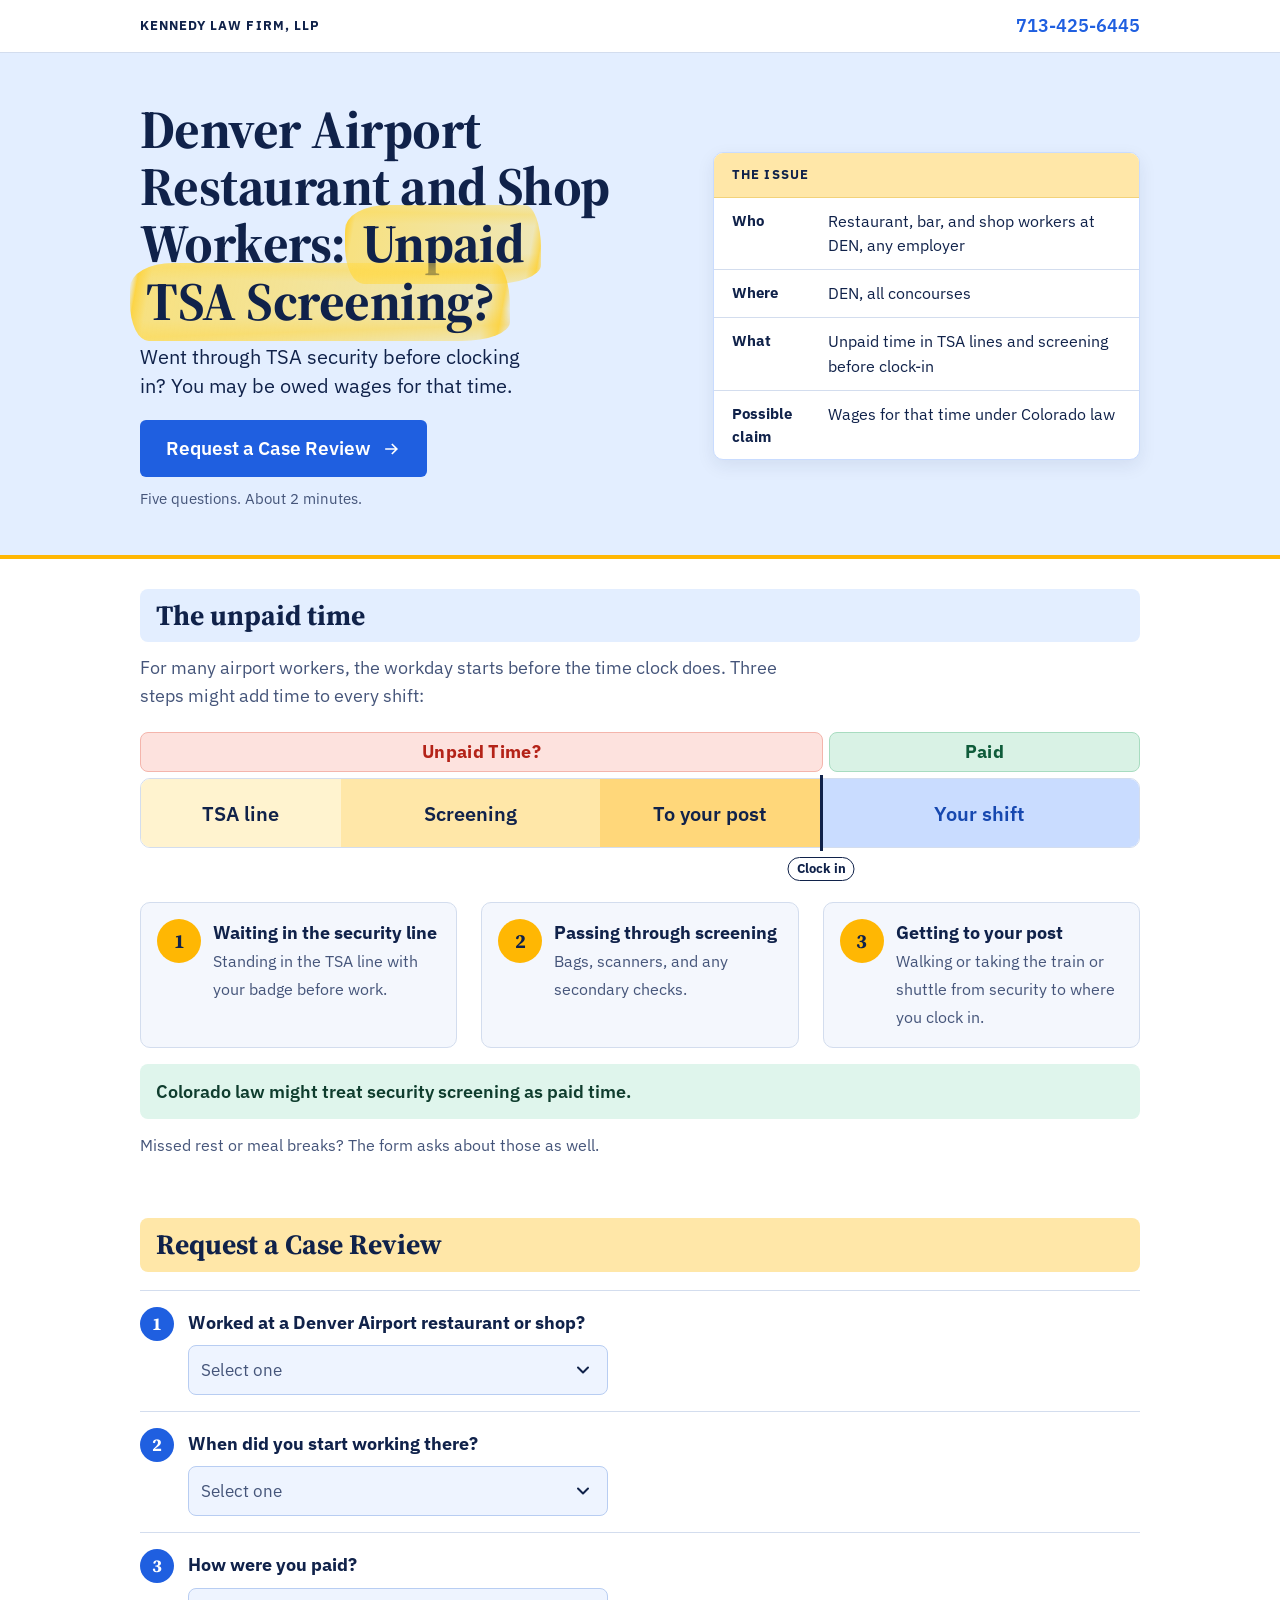
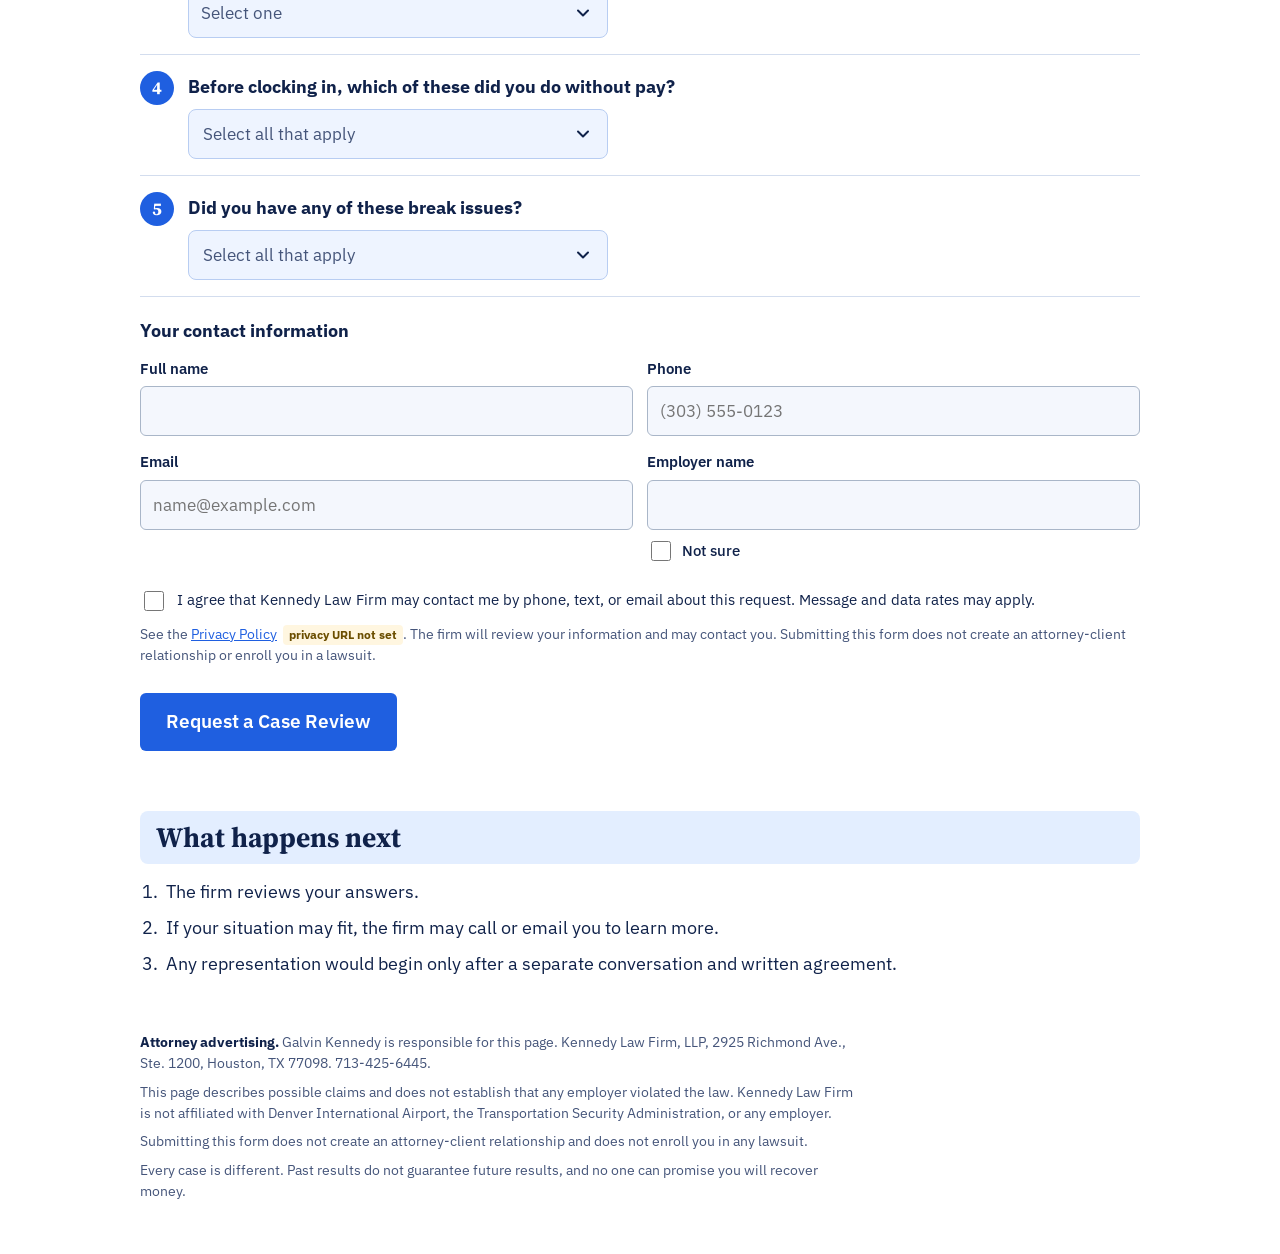
<file: qualify.html>
<!DOCTYPE html>
<html lang="en">
<head>
<meta charset="utf-8">
<meta name="viewport" content="width=device-width, initial-scale=1">
<title>DEN TSA Page, Businesslike</title>
<meta name="robots" content="noindex, nofollow">
<link rel="preconnect" href="https://fonts.googleapis.com">
<link rel="preconnect" href="https://fonts.gstatic.com" crossorigin>
<link href="https://fonts.googleapis.com/css2?family=IBM+Plex+Sans:wght@400;500;600;700&amp;family=Source+Serif+4:opsz,wght@8..60,600;8..60,700&amp;display=swap" rel="stylesheet">
<style>
:root {
  /* Businesslike option, brighter: white paper, navy ink, royal-blue action color, amber highlights, sky-blue bands. Layout: blue hero band with summary panel, banded section headings, one complete form. */
  --paper: #ffffff;
  --ink: #10224a;
  --muted: #45557a;
  --accent: #1f5fe0;
  --accent-dark: #1648b0;
  --amber: #ffb703;
  --amber-soft: #ffe7a8;
  --sky: #e3eeff;
  --sky-deep: #c9dcff;
  --opt: #eef4ff;
  --opt-line: #b8cdf2;
  --tint: #f4f7fd;
  --rule: #d3ddee;
  --error: #b42318;
  --font-display: "Source Serif 4", Georgia, "Times New Roman", serif;
  --font-body: "IBM Plex Sans", system-ui, -apple-system, "Segoe UI", Arial, sans-serif;
  color-scheme: light;
}
* { box-sizing: border-box; }
[hidden] { display: none !important; }
html { -webkit-text-size-adjust: 100%; }
body { margin: 0; background: var(--paper); color: var(--ink); font-family: var(--font-body); font-size: 17px; line-height: 1.55; }
a { color: var(--accent); }
:focus-visible { outline: 3px solid var(--accent); outline-offset: 2px; }
.wrap { max-width: 1040px; margin: 0 auto; padding: 0 20px; }

.topbar { border-bottom: 1px solid var(--rule); }
.topbar .wrap { display: flex; justify-content: space-between; align-items: center; gap: 12px; min-height: 52px; }
.firm { font-weight: 700; letter-spacing: .08em; text-transform: uppercase; font-size: 13px; }
.topbar a { font-weight: 600; text-decoration: none; white-space: nowrap; font-variant-numeric: tabular-nums; }

.hero-band { background: var(--sky); border-bottom: 4px solid var(--amber); }
.hero { display: grid; gap: 22px; padding: 26px 0 30px; }
h1 mark {
  color: inherit;
  margin: 0 -.18em;
  padding: .02em .3em .06em;
  border-radius: .8em .3em .9em .35em / .45em .8em .35em .7em;
  background:
    linear-gradient(100deg, rgba(255, 210, 50, 0) .8%, rgba(255, 210, 50, .9) 2.6%, rgba(255, 220, 80, .72) 6%, rgba(255, 220, 80, .42) 92%, rgba(255, 210, 50, .82) 96.5%, rgba(255, 210, 50, 0) 99%),
    linear-gradient(181deg, rgba(255, 210, 50, 0) 0%, rgba(255, 210, 50, .35) 12%, rgba(255, 210, 50, 0) 26%),
    linear-gradient(178deg, rgba(255, 210, 50, 0) 64%, rgba(255, 200, 30, .38) 82%, rgba(255, 210, 50, 0) 98%);
  -webkit-box-decoration-break: clone;
  box-decoration-break: clone;
}
h1 { font-family: var(--font-display); font-weight: 700; font-size: clamp(34px, 8.6vw, 54px); line-height: 1.06; margin: 0; letter-spacing: -.01em; text-wrap: balance; }
.sub { font-size: 20px; line-height: 1.45; margin: 12px 0 0; max-width: 34ch; }
.btn { display: inline-flex; align-items: center; justify-content: center; gap: 10px; min-height: 56px; width: 100%; padding: 14px 26px; border: 0; border-radius: 6px; background: var(--accent); color: #fff; font: inherit; font-weight: 600; font-size: 19px; text-decoration: none; cursor: pointer; }
.btn:hover { background: var(--accent-dark); }
.btn[disabled] { opacity: .75; cursor: wait; }
.btn svg { width: 20px; height: 20px; stroke: currentColor; fill: none; stroke-width: 2; }
.hero .btn { margin-top: 20px; }
.meta { margin: 10px 0 0; color: var(--muted); font-size: 15px; }

.summary { border: 1px solid var(--sky-deep); background: var(--paper); border-radius: 10px; overflow: hidden; box-shadow: 0 6px 18px rgba(16, 34, 74, .08); }
.summary h2 { margin: 0; padding: 12px 18px; font-size: 13px; letter-spacing: .08em; text-transform: uppercase; color: var(--ink); background: var(--amber-soft); border-bottom: 1px solid #f2d27a; font-weight: 700; }
.summary dl { margin: 0; display: grid; grid-template-columns: 96px 1fr; }
.summary dt, .summary dd { margin: 0; padding: 11px 18px; border-bottom: 1px solid var(--rule); }
.summary dt { font-weight: 700; font-size: 15px; }
.summary dd { font-size: 16px; }
.summary dl > :nth-last-child(-n+2) { border-bottom: 0; }

.block { padding: 30px 0; }
.block h2 { font-family: var(--font-display); font-size: 28px; line-height: 1.2; margin: 0 0 12px; background: var(--sky); color: var(--ink); padding: 10px 16px; border-radius: 8px; }
.block h2.amber { background: var(--amber-soft); }
.lede { margin: 0; max-width: 62ch; color: var(--muted); }
.timebar { margin: 22px 0 6px; }
.tb-labels { display: grid; grid-template-columns: 68% 1fr; gap: 6px; margin-bottom: 6px; }
.tb-labels span { display: flex; align-items: center; justify-content: center; min-height: 40px; border-radius: 8px; font-size: 18px; font-weight: 700; letter-spacing: .02em; text-align: center; }
.tb-unpaid { background: #fde2de; color: #b42318; border: 1px solid #f4b5ac; margin-right: -3px; }
.tb-paid { background: #d9f2e5; color: #0f5c3a; border: 1px solid #a8dcc0; margin-left: 3px; }
.tb-row { display: flex; align-items: stretch; min-height: 70px; border-radius: 10px; border: 1px solid var(--rule); position: relative; }
.seg { display: flex; align-items: center; justify-content: center; text-align: center; padding: 8px 5px; font-size: clamp(16px, 4.6vw, 20px); font-weight: 600; line-height: 1.15; color: var(--ink); }
.s1 { flex: 0 0 20%; background: #fff3cf; border-radius: 9px 0 0 9px; }
.s2 { flex: 0 0 26%; background: var(--amber-soft); }
.s3 { flex: 0 0 22%; background: #ffd77a; }
.s4 { flex: 1; background: var(--sky-deep); color: var(--accent-dark); border-radius: 0 9px 9px 0; }
.clock { position: absolute; left: 68%; top: -4px; bottom: -4px; width: 3px; background: var(--ink); font-size: 0; }
.clock::after { content: "Clock in"; position: absolute; top: calc(100% + 6px); left: 50%; transform: translateX(-50%); white-space: nowrap; font-size: 13px; font-weight: 700; color: var(--ink); background: var(--paper); padding: 1px 8px; border: 1px solid var(--ink); border-radius: 999px; }
.timebar { padding-bottom: 34px; }
.seq { list-style: none; padding: 0; margin: 20px 0 0; display: grid; gap: 0; border-top: 1px solid var(--rule); }
.seq li { display: grid; grid-template-columns: 44px 1fr; gap: 12px; align-items: start; padding: 14px 0; border-bottom: 1px solid var(--rule); }
.seq .num { font-family: var(--font-display); font-weight: 700; font-size: 20px; color: var(--ink); background: var(--amber); width: 44px; height: 44px; border-radius: 50%; display: grid; place-items: center; font-variant-numeric: tabular-nums; }
.seq strong { display: block; font-size: 18px; }
.seq span.d { color: var(--muted); font-size: 16px; }
.legal-note { margin: 16px 0 0; padding: 14px 16px; border-radius: 8px; background: #dff5ec; color: #0f3d2e; font-weight: 600; }
.secondary { margin: 14px 0 0; color: var(--muted); font-size: 16px; }

/* form */
#review { scroll-margin-top: 10px; }
.form-head { display: block; }
.form-head .meta { margin: 0; }
form { margin-top: 18px; }
.q { border: 0; margin: 0; padding: 16px 0 16px 48px; border-top: 1px solid var(--rule); min-width: 0; position: relative; display: block; }
.q .qn { position: absolute; left: 0; top: 16px; width: 34px; height: 34px; border-radius: 50%; background: var(--accent); color: #fff; display: grid; place-items: center; font-family: var(--font-display); font-weight: 700; font-size: 18px; }
.q legend { float: left; width: 100%; padding: 0; font-weight: 700; font-size: 18px; margin: 0; }
.q .qbody { clear: both; }
.q .help { color: var(--muted); font-size: 15px; margin: 2px 0 0; }
.opts { display: grid; grid-template-columns: repeat(auto-fit, minmax(150px, 1fr)); gap: 8px; margin-top: 10px; clear: both; }
.opt { display: flex; align-items: center; gap: 10px; min-height: 52px; padding: 10px 14px; border: 1px solid var(--opt-line); border-radius: 8px; background: var(--opt); cursor: pointer; font-size: 16px; font-weight: 500; }
.opt:hover { border-color: var(--accent); }
.opt input { width: 20px; height: 20px; accent-color: var(--accent); flex: 0 0 20px; margin: 0; }
.opt:has(input:checked) { border-color: var(--accent); background: var(--sky-deep); font-weight: 600; }
.txt { background: var(--tint); }
select, .txt { width: 100%; min-height: 50px; font: inherit; font-size: 17px; padding: 10px 12px; border: 1px solid #a9b6c8; border-radius: 6px; color: var(--ink); }
select { margin-top: 10px; max-width: 420px; }
select:focus, .txt:focus { border-color: var(--accent); outline: none; box-shadow: 0 0 0 3px rgba(31, 95, 224, .22); }
.txt:disabled { background: var(--tint); color: #8592a6; }
.ql { display: block; font-weight: 700; font-size: 18px; line-height: 1.35; padding-top: 4px; }
select { appearance: none; -webkit-appearance: none; background-color: var(--opt) !important; background-image: url("data:image/svg+xml,%3Csvg xmlns='http://www.w3.org/2000/svg' viewBox='0 0 24 24' fill='none' stroke='%2310224a' stroke-width='2.4' stroke-linecap='round' stroke-linejoin='round'%3E%3Cpath d='M6 9l6 6 6-6'/%3E%3C/svg%3E"); background-repeat: no-repeat; background-position: right 14px center; background-size: 20px; padding-right: 44px !important; border: 1px solid var(--opt-line) !important; border-radius: 8px !important; cursor: pointer; }
select:invalid, select.empty { color: var(--muted); }
.dd { margin-top: 10px; max-width: 420px; position: relative; }
.dd summary { list-style: none; display: flex; align-items: center; justify-content: space-between; gap: 10px; min-height: 50px; padding: 10px 14px; border: 1px solid var(--opt-line); border-radius: 8px; background: var(--opt); cursor: pointer; font-size: 17px; }
.dd summary::-webkit-details-marker { display: none; }
.dd summary::after { content: ""; flex: 0 0 20px; height: 20px; background: url("data:image/svg+xml,%3Csvg xmlns='http://www.w3.org/2000/svg' viewBox='0 0 24 24' fill='none' stroke='%2310224a' stroke-width='2.4' stroke-linecap='round' stroke-linejoin='round'%3E%3Cpath d='M6 9l6 6 6-6'/%3E%3C/svg%3E") center / 20px no-repeat; transition: transform .15s; }
.dd[open] summary::after { transform: rotate(180deg); }
.dd .dd-text { color: var(--muted); }
.dd.has-value .dd-text { color: var(--ink); font-weight: 600; }
.dd-panel { margin-top: 6px; border: 1px solid var(--opt-line); border-radius: 8px; background: var(--paper); padding: 6px; box-shadow: 0 10px 24px rgba(16, 34, 74, .12); display: grid; gap: 2px; }
.dd-panel label { display: flex; align-items: center; gap: 10px; min-height: 46px; padding: 8px 10px; border-radius: 6px; font-size: 16px; cursor: pointer; }
.dd-panel label:hover, .dd-panel label:has(input:checked) { background: var(--opt); }
.dd-panel input { width: 20px; height: 20px; accent-color: var(--accent); flex: 0 0 20px; margin: 0; }
.dd-done { margin: 4px 0 2px; min-height: 44px; border: 0; border-radius: 6px; background: var(--accent); color: #fff; font: inherit; font-weight: 600; cursor: pointer; }
.invalid .dd summary { border-color: var(--error); }
.contact { border-top: 1px solid var(--rule); padding: 20px 0 6px; }
.contact h3 { margin: 0 0 4px; font-size: 18px; }
.grid2 { display: grid; gap: 14px; margin-top: 12px; }
.field label { display: block; font-weight: 600; font-size: 15px; margin-bottom: 6px; }
.inline-check { display: inline-flex !important; align-items: center; gap: 8px; font-weight: 500 !important; margin-top: 8px; }
.inline-check input, .consent input { width: 20px; height: 20px; accent-color: var(--accent); }
.consent { display: flex; gap: 10px; align-items: flex-start; margin-top: 18px; font-size: 15px; }
.consent input { margin-top: 3px; flex: 0 0 20px; }
.fine { font-size: 14px; color: var(--muted); margin: 10px 0 0; }
.err { color: var(--error); font-weight: 600; font-size: 15px; margin-top: 6px; }
.err:empty { display: none; }
.invalid .opt, .invalid select, .invalid .txt { border-color: var(--error); }
.note { margin: 10px 0 0; padding: 10px 14px; background: #fff6e0; border: 1px solid #f0d58a; border-radius: 6px; font-weight: 500; }
.submit-row { margin-top: 20px; }
.form-status { margin-top: 14px; padding: 12px 14px; border-radius: 6px; font-weight: 500; }
.form-status.error { background: #fdecea; border: 1px solid #f3b7b0; color: #7a1a12; }
.config-flag { display: inline-block; margin-left: 6px; font-size: 12px; font-weight: 700; background: #fff6e0; color: #6b4e00; padding: 1px 6px; border-radius: 4px; }
.hp { position: absolute; left: -9999px; width: 1px; height: 1px; overflow: hidden; }
.success { border: 1px solid var(--rule); border-left: 4px solid #1d7a4f; background: #f1f8f4; padding: 18px 20px; border-radius: 6px; margin-top: 18px; }
.success h3 { margin: 0 0 6px; font-family: var(--font-display); font-size: 24px; }
.success p { margin: 0; }

.next ol { margin: 14px 0 0; padding-left: 22px; display: grid; gap: 8px; }
.next li { padding-left: 4px; }

footer { padding: 24px 0 44px; font-size: 13.5px; color: var(--muted); line-height: 1.55; }
footer p { margin: 0 0 8px; max-width: 90ch; }
footer strong { color: var(--ink); }

@media (min-width: 760px) {
  body { font-size: 18px; }
  .hero { grid-template-columns: 1.25fr 1fr; align-items: center; gap: 40px; padding: 48px 0 44px; }
  .btn { width: auto; }
  .grid2 { grid-template-columns: 1fr 1fr; }
  .seq { grid-template-columns: repeat(3, 1fr); border-top: 0; gap: 24px; }
  .seq li { grid-template-columns: 44px 1fr; border: 1px solid var(--rule); border-radius: 10px; padding: 16px; background: var(--tint); }
}
@media (prefers-reduced-motion: reduce) { * { scroll-behavior: auto !important; } }
</style>
<!-- MTAA CIPA Block — must come FIRST -->
<script src="https://geo.mtaa.ai/block.js"></script>
<!-- Meta Pixel Code -->
<script>
!function(f,b,e,v,n,t,s)
{if(f.fbq)return;n=f.fbq=function(){n.callMethod?
n.callMethod.apply(n,arguments):n.queue.push(arguments)};
if(!f._fbq)f._fbq=n;n.push=n;n.loaded=!0;n.version='2.0';
n.queue=[];t=b.createElement(e);t.async=!0;
t.src=v;s=b.getElementsByTagName(e)[0];
s.parentNode.insertBefore(t,s)}(window, document,'script',
'https://connect.facebook.net/en_US/fbevents.js');
fbq('init', "249210042119489");
fbq('track', "ViewContent");
</script>
<noscript><img height="1" width="1" style="display:none"
src="https://www.facebook.com/tr?id=249210042119489&ev=ViewContent&noscript=1"
/></noscript>
<!-- End Meta Pixel Code -->
</head>
<body>
<header class="topbar">
  <div class="wrap">
    <span class="firm">Kennedy Law Firm, LLP</span>
    <a href="tel:+17134256445" aria-label="Call Kennedy Law Firm at 713-425-6445">713-425-6445</a>
  </div>
</header>

<div class="hero-band">
<div class="wrap">
  <section class="hero">
    <div>
      <h1>Denver Airport Restaurant and Shop Workers: <mark>Unpaid TSA Screening?</mark></h1>
      <p class="sub">Went through TSA security before clocking in? You may be owed wages for that time.</p>
      <a class="btn" href="#review" data-goto-form>Request a Case Review <svg viewBox="0 0 24 24" aria-hidden="true"><path d="M5 12h14M13 6l6 6-6 6"/></svg></a>
      <p class="meta">Five questions. About 2 minutes.</p>
    </div>
    <aside class="summary" aria-labelledby="sum-h">
      <h2 id="sum-h">The issue</h2>
      <dl>
        <dt>Who</dt><dd>Restaurant, bar, and shop workers at DEN, any employer</dd>
        <dt>Where</dt><dd>DEN, all concourses</dd>
        <dt>What</dt><dd>Unpaid time in TSA lines and screening before clock-in</dd>
        <dt>Possible claim</dt><dd>Wages for that time under Colorado law</dd>
      </dl>
    </aside>
  </section>
</div>
</div>

<main class="wrap">

  <section class="block" aria-labelledby="time-h">
    <h2 id="time-h">The unpaid time</h2>
    <p class="lede">For many airport workers, the workday starts before the time clock does. Three steps might add time to every shift:</p>
    <figure class="timebar" aria-label="Unpaid time? The TSA line, screening, and the trip to your post come before clock-in. Paid time starts at clock-in.">
      <div class="tb-labels" aria-hidden="true"><span class="tb-unpaid">Unpaid Time?</span><span class="tb-paid">Paid</span></div>
      <div class="tb-row" aria-hidden="true">
        <span class="seg s1">TSA line</span><span class="seg s2">Screening</span><span class="seg s3">To your post</span><span class="clock">Clock in</span><span class="seg s4">Your shift</span>
      </div>
    </figure>
    <ol class="seq">
      <li><span class="num">1</span><span><strong>Waiting in the security line</strong><span class="d">Standing in the TSA line with your badge before work.</span></span></li>
      <li><span class="num">2</span><span><strong>Passing through screening</strong><span class="d">Bags, scanners, and any secondary checks.</span></span></li>
      <li><span class="num">3</span><span><strong>Getting to your post</strong><span class="d">Walking or taking the train or shuttle from security to where you clock in.</span></span></li>
    </ol>
    <p class="legal-note">Colorado law might treat security screening as paid time.</p>
    <p class="secondary">Missed rest or meal breaks? The form asks about those as well.</p>
  </section>

  <section class="block" id="review" aria-labelledby="form-h">
    <div class="form-head">
      <h2 id="form-h" class="amber">Request a Case Review</h2>
    </div>

    <form id="screen-form" data-mode="single" novalidate>
      <div class="q" data-field="worked_at_den">
        <span class="qn" aria-hidden="true">1</span>
        <div class="qbody">
          <label class="ql" for="worked_at_den">Worked at a Denver Airport restaurant or shop?</label>
          <select id="worked_at_den" name="worked_at_den">
            <option value="">Select one</option>
            <option value="Currently">Currently</option>
            <option value="Previously">Previously</option>
            <option value="No">No</option>
          </select>
          <p class="note" id="q1-note" hidden>This review is only for people who have worked at a Denver Airport restaurant or shop.</p>
          <div class="err" role="alert"></div>
        </div>
      </div>

      <div class="q" data-field="started_working">
        <span class="qn" aria-hidden="true">2</span>
        <div class="qbody">
          <label class="ql" for="started_working">When did you start working there?</label>
          <select id="started_working" name="started_working">
            <option value="">Select one</option>
            <option value="Within the last year">Within the last year</option>
            <option value="Within the last 3 years">Within the last 3 years</option>
            <option value="More than 3 years ago">More than 3 years ago</option>
            <option value="Not sure">Not sure</option>
          </select>
          <div class="err" role="alert"></div>
        </div>
      </div>

      <div class="q" data-field="pay_type">
        <span class="qn" aria-hidden="true">3</span>
        <div class="qbody">
          <label class="ql" for="pay_type">How were you paid?</label>
          <select id="pay_type" name="pay_type">
            <option value="">Select one</option>
            <option value="Hourly">By the hour</option>
            <option value="Salary">Salary</option>
            <option value="Other">Other</option>
            <option value="Not sure">Not sure</option>
          </select>
          <div class="err" role="alert"></div>
        </div>
      </div>

      <div class="q" data-field="unpaid_before_clockin">
        <span class="qn" aria-hidden="true">4</span>
        <div class="qbody">
          <span class="ql" id="q4-label">Before clocking in, which of these did you do without pay?</span>
          <details class="dd" data-placeholder="Select all that apply">
            <summary aria-describedby="q4-label"><span class="dd-text">Select all that apply</span></summary>
            <div class="dd-panel" role="group" aria-labelledby="q4-label">
              <label for="q4-line"><input type="checkbox" name="unpaid_before_clockin" data-group="unpaid_before_clockin" id="q4-line" value="Wait in TSA line">Wait in TSA line</label>
              <label for="q4-screen"><input type="checkbox" name="unpaid_before_clockin" data-group="unpaid_before_clockin" id="q4-screen" value="TSA screening">TSA screening</label>
              <label for="q4-walk"><input type="checkbox" name="unpaid_before_clockin" data-group="unpaid_before_clockin" id="q4-walk" value="Walk from security to workplace">Walk from security to workplace</label>
              <label for="q4-train"><input type="checkbox" name="unpaid_before_clockin" data-group="unpaid_before_clockin" id="q4-train" value="Airport train or shuttle after TSA">Airport train or shuttle after TSA</label>
              <label for="q4-none"><input type="checkbox" name="unpaid_before_clockin" data-group="unpaid_before_clockin" data-exclusive="true" id="q4-none" value="None">None</label>
              <label for="q4-ns"><input type="checkbox" name="unpaid_before_clockin" data-group="unpaid_before_clockin" data-exclusive="true" id="q4-ns" value="Not sure">Not sure</label>
              <button type="button" class="dd-done">Done</button>
            </div>
          </details>
          <div class="err" role="alert"></div>
        </div>
      </div>

      <div class="q" data-field="break_issues">
        <span class="qn" aria-hidden="true">5</span>
        <div class="qbody">
          <span class="ql" id="q5-label">Did you have any of these break issues?</span>
          <details class="dd" data-placeholder="Select all that apply">
            <summary aria-describedby="q5-label"><span class="dd-text">Select all that apply</span></summary>
            <div class="dd-panel" role="group" aria-labelledby="q5-label">
              <label for="q5-rest"><input type="checkbox" name="break_issues" data-group="break_issues" id="q5-rest" value="Missed or interrupted short rest breaks">Missed or interrupted rest breaks</label>
              <label for="q5-meal"><input type="checkbox" name="break_issues" data-group="break_issues" id="q5-meal" value="Missed meal breaks or worked during meals">Missed meal breaks or worked during meals</label>
              <label for="q5-deduct"><input type="checkbox" name="break_issues" data-group="break_issues" id="q5-deduct" value="Pay deducted for meal breaks I worked through">Pay deducted for meal breaks I worked through</label>
              <label for="q5-none"><input type="checkbox" name="break_issues" data-group="break_issues" data-exclusive="true" id="q5-none" value="None">None</label>
              <label for="q5-ns"><input type="checkbox" name="break_issues" data-group="break_issues" data-exclusive="true" id="q5-ns" value="Not sure">Not sure</label>
              <button type="button" class="dd-done">Done</button>
            </div>
          </details>
          <div class="err" role="alert"></div>
        </div>
      </div>

      <div class="contact">
        <h3>Your contact information</h3>
        <div class="grid2">
          <div class="field" data-field="full_name">
            <label for="full_name">Full name</label>
            <input class="txt" type="text" id="full_name" name="full_name" autocomplete="name">
            <div class="err" role="alert"></div>
          </div>
          <div class="field" data-field="phone">
            <label for="phone">Phone</label>
            <input class="txt" type="tel" id="phone" name="phone" autocomplete="tel" inputmode="tel" placeholder="(303) 555-0123">
            <div class="err" role="alert"></div>
          </div>
          <div class="field" data-field="email">
            <label for="email">Email</label>
            <input class="txt" type="email" id="email" name="email" autocomplete="email" inputmode="email" placeholder="name@example.com">
            <div class="err" role="alert"></div>
          </div>
          <div class="field" data-field="employer">
            <label for="employer">Employer name</label>
            <input class="txt" type="text" id="employer" name="employer" autocomplete="organization">
            <label class="inline-check" for="employer_not_sure"><input type="checkbox" id="employer_not_sure" name="employer_not_sure">Not sure</label>
            <div class="err" role="alert"></div>
          </div>
        </div>
        <div class="hp" aria-hidden="true">
          <label for="company_website">Leave this empty</label>
          <input type="text" id="company_website" name="company_website" tabindex="-1" autocomplete="off">
        </div>
        <div data-field="consent">
          <div class="consent">
            <input type="checkbox" id="consent" name="consent">
            <label for="consent" id="consent-text">I agree that Kennedy Law Firm may contact me by phone, text, or email about this request. Message and data rates may apply.</label>
          </div>
          <div class="err" role="alert"></div>
        </div>
        <p class="fine">See the <a id="privacy-link" href="#privacy-policy">Privacy Policy</a>. The firm will review your information and may contact you. Submitting this form does not create an attorney-client relationship or enroll you in a lawsuit.</p>
      </div>

      <div class="submit-row">
        <button type="submit" class="btn" id="submit-btn"><span class="label">Request a Case Review</span></button>
      </div>
      <div class="form-status" id="form-status" role="status" aria-live="polite" hidden></div>
    </form>

    <div class="success" id="success" hidden>
      <h3>Request received</h3>
      <p>Kennedy Law Firm has your information. The firm will review it and may contact you by phone or email.</p>
    </div>
  </section>

  <section class="block next" aria-labelledby="next-h">
    <h2 id="next-h">What happens next</h2>
    <ol>
      <li>The firm reviews your answers.</li>
      <li>If your situation may fit, the firm may call or email you to learn more.</li>
      <li>Any representation would begin only after a separate conversation and written agreement.</li>
    </ol>
  </section>

  <footer>
    <p><strong>Attorney advertising.</strong> Galvin Kennedy is responsible for this page. Kennedy Law Firm, LLP, 2925 Richmond Ave., Ste. 1200, Houston, TX 77098. 713-425-6445.</p>
    <p>This page describes possible claims and does not establish that any employer violated the law. Kennedy Law Firm is not affiliated with Denver International Airport, the Transportation Security Administration, or any employer.</p>
    <p>Submitting this form does not create an attorney-client relationship and does not enroll you in any lawsuit.</p>
    <p>Every case is different. Past results do not guarantee future results, and no one can promise you will recover money.</p>
  </footer>
</main>

<script>
/* ===== Lead delivery settings: fill these in before launch ===== */
window.LP_CONFIG = {
  variant: "businesslike",
  campaign: "den-tsa-screening",
  leadEndpoint: "",   /* HTTPS URL that accepts a JSON POST and answers 2xx after storing the lead */
  privacyUrl: "",     /* Firm privacy-policy URL */
  phone: "713-425-6445",
  timeoutMs: 15000,
  onConfirmed: null   /* optional: function to fire a Meta Pixel "Lead" event after confirmed receipt */
};
</script>
<script>
(function () {
  "use strict";

  var CONFIG = window.LP_CONFIG || {};
  var form = document.getElementById("screen-form");
  if (!form) return;
  var stepMode = form.getAttribute("data-mode") === "steps";
  var statusEl = document.getElementById("form-status");
  var submitBtn = document.getElementById("submit-btn");
  var successEl = document.getElementById("success");
  var sending = false;

  /* ---------- small helpers ---------- */
  function $all(sel, root) { return Array.prototype.slice.call((root || document).querySelectorAll(sel)); }
  function fieldBox(name) { return form.querySelector('[data-field="' + name + '"]'); }
  function digits(s) { return (s || "").replace(/\D/g, ""); }

  function setError(name, msg) {
    var box = fieldBox(name);
    if (!box) return;
    var err = box.querySelector(".err");
    box.classList.add("invalid");
    if (err) err.textContent = msg;
    $all("input, select, textarea", box).forEach(function (el) { el.setAttribute("aria-invalid", "true"); });
  }
  function clearError(name) {
    var box = fieldBox(name);
    if (!box) return;
    var err = box.querySelector(".err");
    box.classList.remove("invalid");
    if (err) err.textContent = "";
    $all("input, select, textarea", box).forEach(function (el) { el.removeAttribute("aria-invalid"); });
  }

  /* ---------- config markers for review ---------- */
  var privacy = document.getElementById("privacy-link");
  if (privacy) {
    if (CONFIG.privacyUrl) {
      privacy.setAttribute("href", CONFIG.privacyUrl);
    } else {
      privacy.setAttribute("href", "#privacy-policy");
      var mark = document.createElement("span");
      mark.className = "config-flag";
      mark.textContent = "privacy URL not set";
      privacy.parentNode.insertBefore(mark, privacy.nextSibling);
    }
  }

  /* ---------- exclusive checkboxes ("None", "Not sure") ---------- */
  $all('input[type="checkbox"][data-group]', form).forEach(function (cb) {
    cb.addEventListener("change", function () {
      var group = $all('input[data-group="' + cb.getAttribute("data-group") + '"]', form);
      if (cb.checked) {
        if (cb.getAttribute("data-exclusive") === "true") {
          group.forEach(function (o) { if (o !== cb) o.checked = false; });
        } else {
          group.forEach(function (o) { if (o.getAttribute("data-exclusive") === "true") o.checked = false; });
        }
      }
      clearError(cb.getAttribute("data-group"));
    });
  });

  /* ---------- employer "Not sure" ---------- */
  var employer = document.getElementById("employer");
  var employerNS = document.getElementById("employer_not_sure");
  if (employer && employerNS) {
    employerNS.addEventListener("change", function () {
      employer.disabled = employerNS.checked;
      if (employerNS.checked) employer.value = "";
      clearError("employer");
    });
  }

  /* value of a radio group or a select, by name */
  function val(name) {
    var sel = form.querySelector('select[name="' + name + '"]');
    if (sel) return sel.value;
    var r = form.querySelector('input[name="' + name + '"]:checked');
    return r ? r.value : "";
  }

  /* ---------- Q1 "No" note ---------- */
  var q1Note = document.getElementById("q1-note");
  $all('[name="worked_at_den"]', form).forEach(function (r) {
    r.addEventListener("change", function () {
      if (q1Note) q1Note.hidden = val("worked_at_den") !== "No";
      clearError("worked_at_den");
    });
  });

  /* ---------- placeholder styling for selects ---------- */
  $all("select", form).forEach(function (s) {
    function mark() { s.classList.toggle("empty", !s.value); }
    s.addEventListener("change", mark); mark();
  });

  /* ---------- checkbox dropdowns ---------- */
  var dds = $all("details.dd", form);
  function ddRefresh(d) {
    var picked = $all("input:checked", d).map(function (i) { return i.parentNode.textContent.trim(); });
    var txt = d.querySelector(".dd-text");
    if (!picked.length) { txt.textContent = d.getAttribute("data-placeholder"); d.classList.remove("has-value"); }
    else { txt.textContent = picked.length <= 2 ? picked.join(", ") : picked.length + " selected"; d.classList.add("has-value"); }
  }
  dds.forEach(function (d) {
    $all("input", d).forEach(function (i) { i.addEventListener("change", function () { ddRefresh(d); }); });
    var done = d.querySelector(".dd-done");
    if (done) done.addEventListener("click", function () { d.open = false; d.querySelector("summary").focus(); });
    d.addEventListener("toggle", function () { if (d.open) dds.forEach(function (o) { if (o !== d) o.open = false; }); });
    ddRefresh(d);
  });
  document.addEventListener("click", function (e) {
    dds.forEach(function (d) { if (d.open && !d.contains(e.target)) d.open = false; });
  });

  /* clear errors as people fix things */
  $all("input, select", form).forEach(function (el) {
    var ev = (el.type === "radio" || el.type === "checkbox" || el.tagName === "SELECT") ? "change" : "input";
    el.addEventListener(ev, function () {
      var box = el.closest("[data-field]");
      if (box && box.classList.contains("invalid")) clearError(box.getAttribute("data-field"));
    });
  });

  /* ---------- validation ---------- */
  var RULES = {
    worked_at_den: function () {
      var v = val("worked_at_den");
      if (!v) return "Choose one.";
      if (v === "No") return "This review is only for people who have worked at a Denver Airport restaurant or shop.";
      return "";
    },
    started_working: function () {
      return val("started_working") ? "" : "Choose one.";
    },
    pay_type: function () {
      return val("pay_type") ? "" : "Choose one.";
    },
    unpaid_before_clockin: function () {
      return form.querySelector('input[name="unpaid_before_clockin"]:checked') ? "" : "Choose at least one, or None or Not sure.";
    },
    break_issues: function () {
      return form.querySelector('input[name="break_issues"]:checked') ? "" : "Choose at least one, or None or Not sure.";
    },
    full_name: function () {
      var v = (form.elements["full_name"].value || "").trim();
      return (v.length >= 2 && /[A-Za-zÀ-ɏ]/.test(v)) ? "" : "Enter your full name.";
    },
    phone: function () {
      var d = digits(form.elements["phone"].value);
      if (d.length === 11 && d.charAt(0) === "1") d = d.slice(1);
      return d.length === 10 ? "" : "Enter a 10-digit phone number.";
    },
    email: function () {
      var v = (form.elements["email"].value || "").trim();
      return /^[^\s@]+@[^\s@]+\.[^\s@]{2,}$/.test(v) ? "" : "Enter an email address like name@example.com.";
    },
    employer: function () {
      if (employerNS && employerNS.checked) return "";
      return (employer.value || "").trim().length >= 2 ? "" : "Enter your employer's name, or check Not sure.";
    },
    consent: function () {
      return form.elements["consent"].checked ? "" : "Check this box so the firm can contact you.";
    }
  };

  function validate(names) {
    var firstBad = null;
    names.forEach(function (n) {
      var msg = RULES[n] ? RULES[n]() : "";
      if (msg) { setError(n, msg); if (!firstBad) firstBad = n; } else { clearError(n); }
    });
    return firstBad;
  }
  function fieldsIn(container) {
    var boxes = $all("[data-field]", container);
    if (container.hasAttribute("data-field")) boxes.unshift(container);
    return boxes.map(function (b) { return b.getAttribute("data-field"); });
  }
  function focusField(name) {
    var box = fieldBox(name);
    if (!box) return;
    var dd = box.querySelector("details.dd");
    var el = dd ? dd.querySelector("summary") : box.querySelector("input:not([disabled]), select");
    if (el) el.focus({ preventScroll: true });
    box.scrollIntoView({ behavior: matchMedia("(prefers-reduced-motion: reduce)").matches ? "auto" : "smooth", block: "center" });
  }

  /* ---------- stepper (friendly version) ---------- */
  var steps = $all("[data-step]", form);
  var current = 0;
  var progressText = document.getElementById("progress-text");
  var progressBar = document.getElementById("progress-bar");
  var backBtn = document.getElementById("back-btn");
  var nextBtn = document.getElementById("next-btn");

  function showStep(i, focus) {
    current = i;
    steps.forEach(function (s, k) { s.hidden = k !== i; });
    var total = steps.length;
    if (progressText) progressText.textContent = i < total - 1 ? ("Question " + (i + 1) + " of " + (total - 1)) : "Last step: how to reach you";
    if (progressBar) progressBar.style.width = Math.round(((i + 1) / total) * 100) + "%";
    if (backBtn) backBtn.hidden = i === 0;
    if (nextBtn) nextBtn.hidden = i === total - 1;
    if (submitBtn) submitBtn.hidden = i !== total - 1;
    if (focus) {
      var h = steps[i].querySelector("legend, h3");
      if (h) { h.setAttribute("tabindex", "-1"); h.focus({ preventScroll: true }); }
    }
  }
  if (stepMode && steps.length) {
    showStep(0, false);
    nextBtn.addEventListener("click", function () {
      var bad = validate(fieldsIn(steps[current]));
      if (bad) { focusField(bad); return; }
      showStep(current + 1, true);
    });
    backBtn.addEventListener("click", function () { showStep(current - 1, true); });
  }

  /* ---------- CTA buttons scroll to form ---------- */
  $all("[data-goto-form]").forEach(function (a) {
    a.addEventListener("click", function (e) {
      e.preventDefault();
      var target = document.getElementById("review");
      target.scrollIntoView({ behavior: matchMedia("(prefers-reduced-motion: reduce)").matches ? "auto" : "smooth", block: "start" });
      var first = form.querySelector("[data-step]:not([hidden]) input, select, input");
      if (first) setTimeout(function () { first.focus({ preventScroll: true }); }, 350);
    });
  });

  /* ---------- payload ---------- */
  function checkedValues(name) {
    return $all('input[name="' + name + '"]:checked', form).map(function (i) { return i.value; });
  }
  function buildPayload() {
    var params = {};
    try {
      var q = new URLSearchParams(window.location.search);
      ["utm_source", "utm_medium", "utm_campaign", "utm_content", "utm_term", "fbclid"].forEach(function (k) {
        if (q.get(k)) params[k] = q.get(k);
      });
    } catch (e) { /* no query string available */ }
    return {
      campaign: CONFIG.campaign || "den-tsa-screening",
      page_variant: CONFIG.variant || "",
      submitted_at: new Date().toISOString(),
      answers: {
        worked_at_den: val("worked_at_den"),
        started_working: val("started_working"),
        pay_type: val("pay_type"),
        unpaid_before_clockin: checkedValues("unpaid_before_clockin"),
        break_issues: checkedValues("break_issues")
      },
      contact: {
        full_name: form.elements["full_name"].value.trim(),
        phone: digits(form.elements["phone"].value),
        email: form.elements["email"].value.trim(),
        employer: employerNS && employerNS.checked ? "Not sure" : employer.value.trim()
      },
      consent: {
        agreed: form.elements["consent"].checked,
        text: (document.getElementById("consent-text") || {}).textContent || ""
      },
      tracking: params,
      page_url: window.location.href.split("?")[0]
    };
  }

  /* ---------- status ---------- */
  function showStatus(kind, html) {
    statusEl.className = "form-status " + kind;
    statusEl.innerHTML = html;
    statusEl.hidden = false;
  }
  function setSending(on) {
    sending = on;
    submitBtn.disabled = on;
    submitBtn.setAttribute("aria-busy", on ? "true" : "false");
    submitBtn.querySelector(".label").textContent = on ? "Sending…" : "Request a Case Review";
  }
  var phoneText = CONFIG.phone || "";
  function callLine() {
    return phoneText ? " You can also call the firm at <strong>" + phoneText + "</strong>." : "";
  }

  /* ---------- submit ---------- */
  form.addEventListener("submit", function (e) {
    e.preventDefault();
    if (sending) return;
    statusEl.hidden = true;

    var bad = validate(Object.keys(RULES));
    if (bad) {
      if (stepMode) {
        var box = fieldBox(bad);
        var idx = steps.indexOf(box.closest("[data-step]"));
        if (idx !== current) showStep(idx, false);
      }
      showStatus("error", "Please fix the highlighted answer" + (stepMode ? "." : "s above."));
      focusField(bad);
      return;
    }

    // honeypot: bots fill hidden fields; never show success to them
    var hp = form.elements["company_website"];
    if (hp && hp.value) { return; }

    if (!CONFIG.leadEndpoint) {
      showStatus("error", "Online requests are not connected yet, so nothing was sent." + callLine());
      if (window.console) console.warn("LP_CONFIG.leadEndpoint is empty: set it to the lead-delivery URL.");
      return;
    }

    setSending(true);
    var ctrl = ("AbortController" in window) ? new AbortController() : null;
    var timer = setTimeout(function () { if (ctrl) ctrl.abort(); }, CONFIG.timeoutMs || 15000);

    fetch(CONFIG.leadEndpoint, {
      method: "POST",
      headers: { "Content-Type": "application/json", "Accept": "application/json" },
      body: JSON.stringify(buildPayload()),
      signal: ctrl ? ctrl.signal : undefined
    }).then(function (res) {
      if (!res.ok) throw new Error("HTTP " + res.status);
      return res.text().then(function (t) {
        var data = null;
        try { data = t ? JSON.parse(t) : null; } catch (err) { data = null; }
        if (data && data.ok === false) throw new Error("Rejected by server");
        return data;
      });
    }).then(function () {
      clearTimeout(timer);
      form.hidden = true;
      var intro = document.getElementById("form-intro");
      if (intro) intro.hidden = true;
      successEl.hidden = false;
      var h = successEl.querySelector("h2, h3");
      if (h) { h.setAttribute("tabindex", "-1"); h.focus(); }
      if (typeof CONFIG.onConfirmed === "function") { try { CONFIG.onConfirmed(); } catch (err) { /* tracking must not break the page */ } }
    }).catch(function () {
      clearTimeout(timer);
      setSending(false);
      showStatus("error", "Your request could not be confirmed as sent, so please try again." + callLine());
    });
  });
})();

</script>
</body>
</html>
</file>
<file: css/style.css>
/* ============================================================
   Denver Airport TSA screening landing page — Kennedy Law Firm
   ------------------------------------------------------------
   Sky-blue page, navy ink, sunny-yellow pill buttons, teal accents —
   colors sampled live from wagejusticehelp.com on 2026-11-20 (and
   matching the client's supplied file). Built from the overtime
   Version A build; CSS differs from it by colors and heading/body
   font-family values only (Fredoka headings, Nunito body, as on the
   sample), plus the section-title band removed (this sample's
   headings carry none) and the hero rendered flat, with no photo.
   The hero form card OVERFLOWS the hero:
   it is pulled down past the hero's bottom edge (negative
   bottom margin) so it overlaps the section beneath it, and
   the form frame itself scrolls internally (overflow: auto)
   when the embedded form runs tall.

   Two things control the overlap — change them together:
     .hero            padding-bottom  (room inside the hero)
     .hero-form       margin-bottom   (how far it hangs over)
     .section--after-hero  padding-top (clearance for the card)
   ============================================================ */

:root {
  --navy: #1d2a44;
  --navy-2: #26355a;
  --navy-3: #1d2a44;
  --gold: #ffd15c;
  --gold-light: #ffd15c;
  --ink: #1d2a44;
  --muted: #45536e;
  --bg: #eaf4ff;
  --line: #c6dbf2;
  --radius: 18px;
}

* { box-sizing: border-box; }

body {
  margin: 0;
  font-family: "Nunito", ui-rounded, system-ui, -apple-system, "Segoe UI", Roboto, Arial, sans-serif;
  background: var(--bg);
  color: var(--ink);
  line-height: 1.6;
}
.basic-imaga {
  border-radius: 10px;
  box-shadow: 0 8px 8px rgba(0, 0, 0, 0.5);
  padding: 5px 5px 5px;
}
.container { max-width: 1140px; margin: 0 auto; padding: 0 24px; }
.center { text-align: center; }

/* ---------- Top bar ---------- */

.topbar { background: #ffffff; color: #45536e; font-size: 13px; border-bottom: 1px solid #c6dbf2; }
.topbar-inner { display: flex; justify-content: space-between; align-items: center; padding-top: 9px; padding-bottom: 9px; }
.topbar .dot { margin: 0 8px; color: #0b666b; }
.topbar-phone { color: #0b666b; font-weight: 700; text-decoration: none; letter-spacing: 0.02em; }

/* ---------- Header ---------- */

.site-header { background: #ffffff; }
.header-inner { display: flex; justify-content: space-between; align-items: center; padding-top: 8px; padding-bottom: 0px; }
.logo { text-decoration: none; color: var(--navy); }
.logo-text { font-family: "Fredoka", "Nunito", sans-serif; font-weight: 700; font-size: 24px; letter-spacing: 0.01em; }
.logo-amp { color: var(--gold); }
.header-phone { color: #0b666b; font-size: 16px; font-weight: 600; }
.logo-size { width: 300px; }
.hero-video { margin: 0 0 24px; }

/* ---------- Buttons ---------- */

.btn {
  display: inline-block;
  border-radius: 999px;
  padding: 13px 28px;
  font-size: 12px;
  font-weight: 700;
  text-decoration: none;
  transition: transform 0.15s ease, background 0.15s ease;
}
.btn:hover { transform: translateY(-1px); }
.btn--small { background: var(--navy); color: #fff; padding: 10px 12px; font-size: 12px; }
.btn--small:hover { background: var(--navy-2); }
.btn--light { background: #fff; color: var(--navy); }
.btn--cta { background: #ffd15c; color: #1d2a44; padding: 15px 34px; font-size: 16px; border-radius: 999px; box-shadow: 0 4px 0 #e9b322; }
.btn--cta:hover { background: #ffc93a; }

/* ---------- Hero ---------- */

.hero {
  background: #eaf4ff;
  color: var(--ink);
  padding: 8px 0 15px; /* extra bottom room for the overlapping form card */
  position: relative;
  overflow: visible;
}

.hero-inner {
  display: grid;
  grid-template-columns: 1.05fr 0.95fr;
  gap: 56px;
  align-items: start;
}

.hero-eyebrow {
  color: #0b666b;
  font-size: 13px;
  font-weight: 800;
  letter-spacing: 0.14em;
  text-transform: uppercase;
  margin: 0 0 14px;
}

.hero-title {
  font-family: "Fredoka", "Nunito", sans-serif;
  font-size: 52px;
  line-height: 1.08;
  letter-spacing: -0.5px;
  margin: 0 0 18px;
}

.hero-sub { color: #45536e; font-size: 18px; margin: 0 0 26px; max-width: 540px; }

.hero-badges { list-style: none; margin: 0; padding: 0; display: flex; flex-wrap: wrap; gap: 10px; }
.hero-badges li {
  border: 1px solid rgba(29, 42, 68, 0.25);
  border-radius: 999px;
  padding: 7px 14px;
  font-size: 13px;
  font-weight: 600;
  color: var(--ink);
}

/* Section with full-bleed background image, parallax scroll,
   and a color overlay. Adjust --overlay-opacity: 0 = no tint, 1 = solid color. */
.section-parallax {
  --overlay-rgb: 234, 244, 255;   /* overlay color as R, G, B — the sample's sky blue #eaf4ff */
  --overlay-opacity: 0.88;        /* overlay strength — keeps the photo subtle under dark text */
  background-image:
    linear-gradient(
      rgba(var(--overlay-rgb), var(--overlay-opacity)),
      rgba(var(--overlay-rgb), var(--overlay-opacity))
    ),
    url("YOUR-IMAGE-URL-HERE");   /* no hero photo on this sample — the hero renders flat sky blue */
  background-size: cover;
  background-position: center;
  background-repeat: no-repeat;
  background-attachment: fixed;   /* this line is the parallax effect */
  color: var(--ink);              /* text over a light overlay */


/* iOS Safari ignores background-attachment: fixed — fall back to a normal scroll */
@media (max-width: 900px) {
  .section-parallax { background-attachment: scroll; }

}
}
.section-parallax-info1 {
  --overlay-rgb: 0, 0, 0;      /* overlay color as R, G, B — the published page's near-black hero #0b0b0b */
  --overlay-opacity: 0.75;        /* overlay strength */
  background-image:
    linear-gradient(
      rgba(var(--overlay-rgb), var(--overlay-opacity)),
      rgba(var(--overlay-rgb), var(--overlay-opacity))
    ),
    url("YOUR-IMAGE-URL-HERE");   /* placeholder — replace with the image URL to be provided */
  background-size: cover;
  background-position: center;
  background-repeat: no-repeat;
  background-attachment: fixed;   /* this line is the parallax effect */
  color: #fff;                    /* text over a dark overlay */


/* iOS Safari ignores background-attachment: fixed — fall back to a normal scroll */
@media (max-width: 900px) {
  .section-parallax { background-attachment: scroll; }

}
}
.section-parallax-law {
  --overlay-rgb: 255, 255, 255;      /* overlay color as R, G, B — the published page's near-black hero #0b0b0b */
  --overlay-opacity: 0.82;        /* overlay strength */
  background-image:
    linear-gradient(
      rgba(var(--overlay-rgb), var(--overlay-opacity)),
      rgba(var(--overlay-rgb), var(--overlay-opacity))
    ),
    url("YOUR-IMAGE-URL-HERE");   /* placeholder — replace with the image URL to be provided */
  background-size: cover;
  background-position: center;
  background-repeat: no-repeat;
  background-attachment: fixed;   /* this line is the parallax effect */
  color: #000;                    /* text over a dark overlay */


/* iOS Safari ignores background-attachment: fixed — fall back to a normal scroll */
@media (max-width: 900px) {
  .section-parallax { background-attachment: scroll; }

}
}

.section-parallax-flame {
  --overlay-rgb: 255, 255, 255;      /* overlay color as R, G, B — the published page's near-black hero #0b0b0b */
  --overlay-opacity: 0.82;        /* overlay strength */
  background-image:
    linear-gradient(
      rgba(var(--overlay-rgb), var(--overlay-opacity)),
      rgba(var(--overlay-rgb), var(--overlay-opacity))
    ),
    url("YOUR-IMAGE-URL-HERE");   /* placeholder — replace with the image URL to be provided */
  background-size: cover;
  background-position: center;
  background-repeat: no-repeat;
  background-attachment: fixed;   /* this line is the parallax effect */
  color: #000;                    /* text over a dark overlay */


/* iOS Safari ignores background-attachment: fixed — fall back to a normal scroll */
@media (max-width: 900px) {
  .section-parallax { background-attachment: scroll; }

}
}

.section-parallax-gavel {
  --overlay-rgb: 0, 0, 0;      /* overlay color as R, G, B — the published page's near-black hero #0b0b0b */
  --overlay-opacity: 0.82;        /* overlay strength */
  background-image:
    linear-gradient(
      rgba(var(--overlay-rgb), var(--overlay-opacity)),
      rgba(var(--overlay-rgb), var(--overlay-opacity))
    ),
    url("YOUR-IMAGE-URL-HERE");   /* placeholder — replace with the image URL to be provided */
  background-size: cover;
  background-position: center;
  background-repeat: no-repeat;
  background-attachment: fixed;   /* this line is the parallax effect */
  color: #fff;                    /* text over a dark overlay */


/* iOS Safari ignores background-attachment: fixed — fall back to a normal scroll */
@media (max-width: 900px) {
  .section-parallax { background-attachment: scroll; }

}
}


/* ---------- OVERFLOW FORM CARD ----------
   The card hangs 110px below the hero (negative margin) so it
   overlaps the section underneath, and the frame scrolls
   internally (overflow: auto) if the embed runs tall. */

.hero-form {
  background: #fff;
  color: var(--ink);
  border-radius: 20px;
  box-shadow: 0 24px 60px rgba(0, 0, 0, 0.5);
  padding: 28px 28px 22px;
  position: relative;
  z-index: 2;
  margin-bottom: -30; /* <-- the overflow: card extends past the hero */
 margin-top 20px;
}

.form-heading { font-family: "Fredoka", "Nunito", sans-serif; font-size: 26px; margin: 0 0 4px; color: var(--navy); }
.form-sub { color: var(--muted); margin: 0 0 18px; font-size: 15px; }

.form-frame {
  height: 530px;
  max-height: 72vh;
  overflow: auto; /* <-- auto overflow: tall embeds scroll inside the card */
  border: 1px solid var(--line);
  border-radius: 12px;
  background: #fff;
}

.form-frame iframe {
  width: 100%;
  height: 100%;
  min-height: 520px;
  border: 0;
  display: block;
}

.form-consent { font-size: 12.5px; color: var(--muted); margin: 14px 0 0; }
.form-privacy { font-size: 12.5px; color: var(--muted); margin: 8px 0 0; }

/* ---------- Sections ---------- */

.section { padding: 36px 0; }

/* First section under the hero needs clearance for the card */
.section--after-hero { padding-top: 50px; }

.section-kicker {
  color: #0b666b;
  font-size: 13px;
  font-weight: 800;
  letter-spacing: 0.14em;
  text-transform: uppercase;
  margin: 0 0 12px;
}
.section-kicker--light { color: var(--gold-light); }

.section-title {
  font-family: "Fredoka", "Nunito", sans-serif;
  font-size: 38px;
  line-height: 1.15;
  margin: 0 0 20px;
  color: var(--navy);
  max-width: 820px;
  background: none;
  padding: 0;
}
.section-title--light { color: #fff; }
.section-title .accent { color: #0b666b; }
.section-title .accent-white { color: #fff; }

.lead { font-size: 19px; color: #1d2a44; max-width: 820px; }
.lead-white { font-size: 19px; color: #fff; max-width: 820px; }

.section--dark { background: var(--navy); color: #e6e6e6; }
.section--dark .lead { color: #d9d9d9; }

.section--gold { background: #e3f6ef; text-align: center; }
.section--gold .section-title, .section--gold .lead { margin-left: auto; margin-right: auto; }

/* ---------- Cards ---------- */

.card-grid { display: grid; grid-template-columns: repeat(3, 1fr); gap: 20px; margin: 32px 0; }
.card {
  background: #ffffff;
  border: 1px solid #c6dbf2;
  border-radius: var(--radius);
  padding: 24px;
}
.card-title { color: #1d2a44; font-size: 19px; margin: 0 0 8px; }
.card p { margin: 0; color: #45536e; font-size: 15px; }

/* ---------- Qualifier list ---------- */

.qualifier-list { list-style: none; padding: 0; margin: 24px 0 28px; display: grid; gap: 12px; max-width: 760px; }
.qualifier-list li { padding-left: 34px; position: relative; font-size: 17px; }
.qualifier-list li::before {
  content: "";
  position: absolute; left: 0; top: 0;
  width: 24px; height: 24px; border-radius: 50%;
  background: var(--gold); color: #ffffff;
  display: inline-flex; align-items: center; justify-content: center;
  font-size: 14px; font-weight: 800;
}
.prior-results { font-size: 12px; }

/* ---------- Footer ---------- */

.site-footer { background: #eaf4ff; color: #45536e; border-top: 1px solid #c6dbf2; padding: 56px 0 32px; }
.footer-grid { display: grid; grid-template-columns: repeat(3, 1fr); gap: 32px; margin-bottom: 36px; }
.footer-heading { color: #1d2a44; font-size: 16px; margin: 0 0 12px; }
.footer-text { margin: 0 0 12px; font-size: 15px; }
.footer-phone { color: #0b666b; font-weight: 700; text-decoration: none; }
.footer-nav a { display: block; color: #1d2a44; text-decoration: none; margin-bottom: 8px; font-size: 15px; }
.footer-nav a:hover { color: #0b666b; }
.disclaimer { border-top: 1px solid #c6dbf2; padding-top: 22px; font-size: 13px; color: #45536e; }
.footer-base { display: flex; justify-content: space-between; flex-wrap: wrap; gap: 12px; margin-top: 22px; font-size: 13px; color: #45536e; }
.footer-legal a { color: #45536e; text-decoration: none; }
.footer-legal .dot { margin: 0 8px; }

/* ---------- Responsive ---------- */

@media (max-width: 900px) {
  .hero { padding: 48px 0 110px; }
  .hero-inner { grid-template-columns: 1fr; gap: 32px; }
  .hero-title { font-size: 28px; }
  .hero-form { margin-bottom: 1px; }
  .section--after-hero { padding-top:5px; }
  .card-grid, .footer-grid { grid-template-columns: 1fr; }
  .section-title { font-size: 30px; }
  .hero-sub {display: none}
}

@media (max-width: 900px){
  .logo-size { width: 200px; }
}
/* ============================================================
   "Why Clients Choose" section rules, carried from the framework.
   Uses the page's existing variables (--navy #1d2a44,
   --gold #ffd15c, --gold-light #ffd15c) and classes (.section,
   .container, .section-kicker, .section-title, .lead,
   .basic-imaga). All rules are scoped to .why-*. (Unused on this
   page; kept so the framework stylesheet stays intact.)
   ============================================================ */

/* Header: full-width intro above the two columns */
.why-head { max-width: 820px; }

/* Two-column body: text left, media right */
.why-grid {
  display: grid;
  grid-template-columns: 1.05fr 0.95fr;
  gap: 56px;
  align-items: start;
  margin-top: 40px;
}

/* Each point: green left rule + real subheading, so the two
   ideas read as separate blocks instead of one wall of text */
.why-point {
  border-left: 3px solid var(--gold);
  padding-left: 22px;
  margin-bottom: 32px;
}
.why-point:last-child { margin-bottom: 0; }
.why-point h3 {
  font-family: "Fredoka", "Nunito", sans-serif;
  font-size: 22px;
  line-height: 1.25;
  color: var(--navy);
  margin: 0 0 8px;
}
.why-point p { margin: 0; color: #444444; }

/* Media: framed photo with a light-green offset outline behind it,
   and the award badge overlapping the bottom-left corner */
.why-media {
  position: relative;
  margin: 6px 0 28px;
}
.why-media::before {
  content: "";
  position: absolute;
  top: -14px;
  right: -14px;
  width: 100%;
  height: 100%;
  border: 2px solid var(--gold-light);
  border-radius: 12px;
}
.why-photo {
  position: relative;
  z-index: 1;
  width: 100%;
  height: auto;
  display: block;
}
.why-badge {
  position: absolute;
  z-index: 2;
  left: -18px;
  bottom: -26px;
  width: 170px;
  background: #ffffff;
  border-radius: 10px;
  box-shadow: 0 16px 32px rgba(0, 0, 0, 0.25);
  padding: 12px 14px;
}
.why-badge img {
  width: 100%;
  height: auto;
  display: block;
}

/* Mobile: stack the columns, keep the badge overlapping the photo */
@media (max-width: 900px) {
  .why-grid {
    grid-template-columns: 1fr;
    gap: 36px;
    margin-top: 32px;
  }
  .why-media { margin-bottom: 36px; }
  .why-media::before { top: -10px; right: -10px; }
  .why-badge {
    left: 12px;
    bottom: -22px;
    width: 140px;
    padding: 10px 12px;
  }
}

/* ============================================================
   Wage justice page additions — components from the sample site
   (wagejusticehelp.com) that the framework has no rule for.
   Everything else above is colors and heading font-family only.
   ============================================================ */

/* Hero headline, second line + yellow highlighter (as on the sample) */
.hero-title .l2 { display: block; margin-top: 10px; font-size: 0.78em; line-height: 1.15; }
.hero-title mark {
  color: inherit;
  padding: 0.02em 0.28em 0.08em;
  margin: 0 -0.12em;
  border-radius: 0.8em 0.3em 0.9em 0.35em / 0.45em 0.8em 0.35em 0.7em;
  background: linear-gradient(100deg, rgba(255,205,40,0) 0.8%, rgba(255,205,40,0.9) 2.6%, rgba(255,215,70,0.75) 6%, rgba(255,215,70,0.5) 92%, rgba(255,205,40,0.85) 96.5%, rgba(255,205,40,0) 99%);
  -webkit-box-decoration-break: clone;
  box-decoration-break: clone;
}

/* Checkmark before each card title (the sample's cards carry one) */
.card-title::before {
  content: "\2713";
  color: var(--gold);
  font-weight: 800;
  margin-right: 8px;
}

/* "What happens next" — numbered yellow circles, as on the sample */
.steps { list-style: none; padding: 0; margin: 0; display: grid; gap: 10px; }
.steps li { display: grid; grid-template-columns: 44px 1fr; gap: 12px; align-items: center; }
.steps .num {
  width: 44px; height: 44px; border-radius: 50%;
  background: var(--gold-light);
  display: grid; place-items: center;
  font-family: "Fredoka", "Nunito", sans-serif;
  font-weight: 800; font-size: 21px; color: var(--ink);
}

/* Hero fee line (from the live page's hero, not in the supplied file) */
.hero-note { margin: 18px 0 0; font-weight: 700; color: var(--ink); font-size: 17px; }

/* Journey card — "Your shift starts in the security line", as on the sample */
.journey-card {
  background: #ffffff;
  border-radius: 24px;
  padding: 22px 20px;
  border: 1px solid var(--line);
}
.journey-card .lead { margin-top: 0; }
.path { list-style: none; margin: 18px 0 4px; padding: 0; display: grid; grid-template-columns: repeat(4, 1fr); gap: 8px; position: relative; }
.path::before { content: ""; position: absolute; left: 12%; right: 12%; top: 28px; border-top: 3px dashed var(--line); }
.path li { display: flex; flex-direction: column; align-items: center; text-align: center; gap: 6px; font-weight: 800; font-size: 14px; line-height: 1.2; position: relative; }
.path .dot { width: 56px; height: 56px; border-radius: 50%; background: var(--bg); border: 3px solid var(--line); display: grid; place-items: center; }
.path li.unpaid .dot { background: #fff4d1; border-color: #e9b322; }
.path li.paid .dot { background: #e3f6ef; border-color: #5fb895; }
.path svg { width: 28px; height: 28px; stroke: var(--ink); fill: none; stroke-width: 2; stroke-linecap: round; stroke-linejoin: round; }
.tag { display: inline-block; font-size: 12px; font-weight: 800; padding: 2px 8px; border-radius: 999px; background: #fff4d1; color: #6b4e00; }
.path li.paid .tag { background: #e3f6ef; color: #1d5e46; }
.law { margin-top: 14px; background: #e3f6ef; border-radius: 16px; padding: 12px 14px; font-weight: 700; }

/* Breaks aside, as on the sample */
.breaks { margin-top: 14px; display: flex; gap: 12px; align-items: flex-start; background: #ffffff; border-radius: 18px; border: 1px dashed var(--line); padding: 14px 16px; font-size: 17px; }
.breaks svg { flex: 0 0 26px; width: 26px; height: 26px; stroke: #0b666b; fill: none; stroke-width: 2; stroke-linecap: round; stroke-linejoin: round; margin-top: 2px; }

/* "What happens next" — step cards with titles, as on the sample */
.steps li { background: #ffffff; border: 1px solid var(--line); border-radius: 18px; padding: 14px 16px; align-items: start; }
.steps strong { display: block; font-size: 18px; }
</file>
